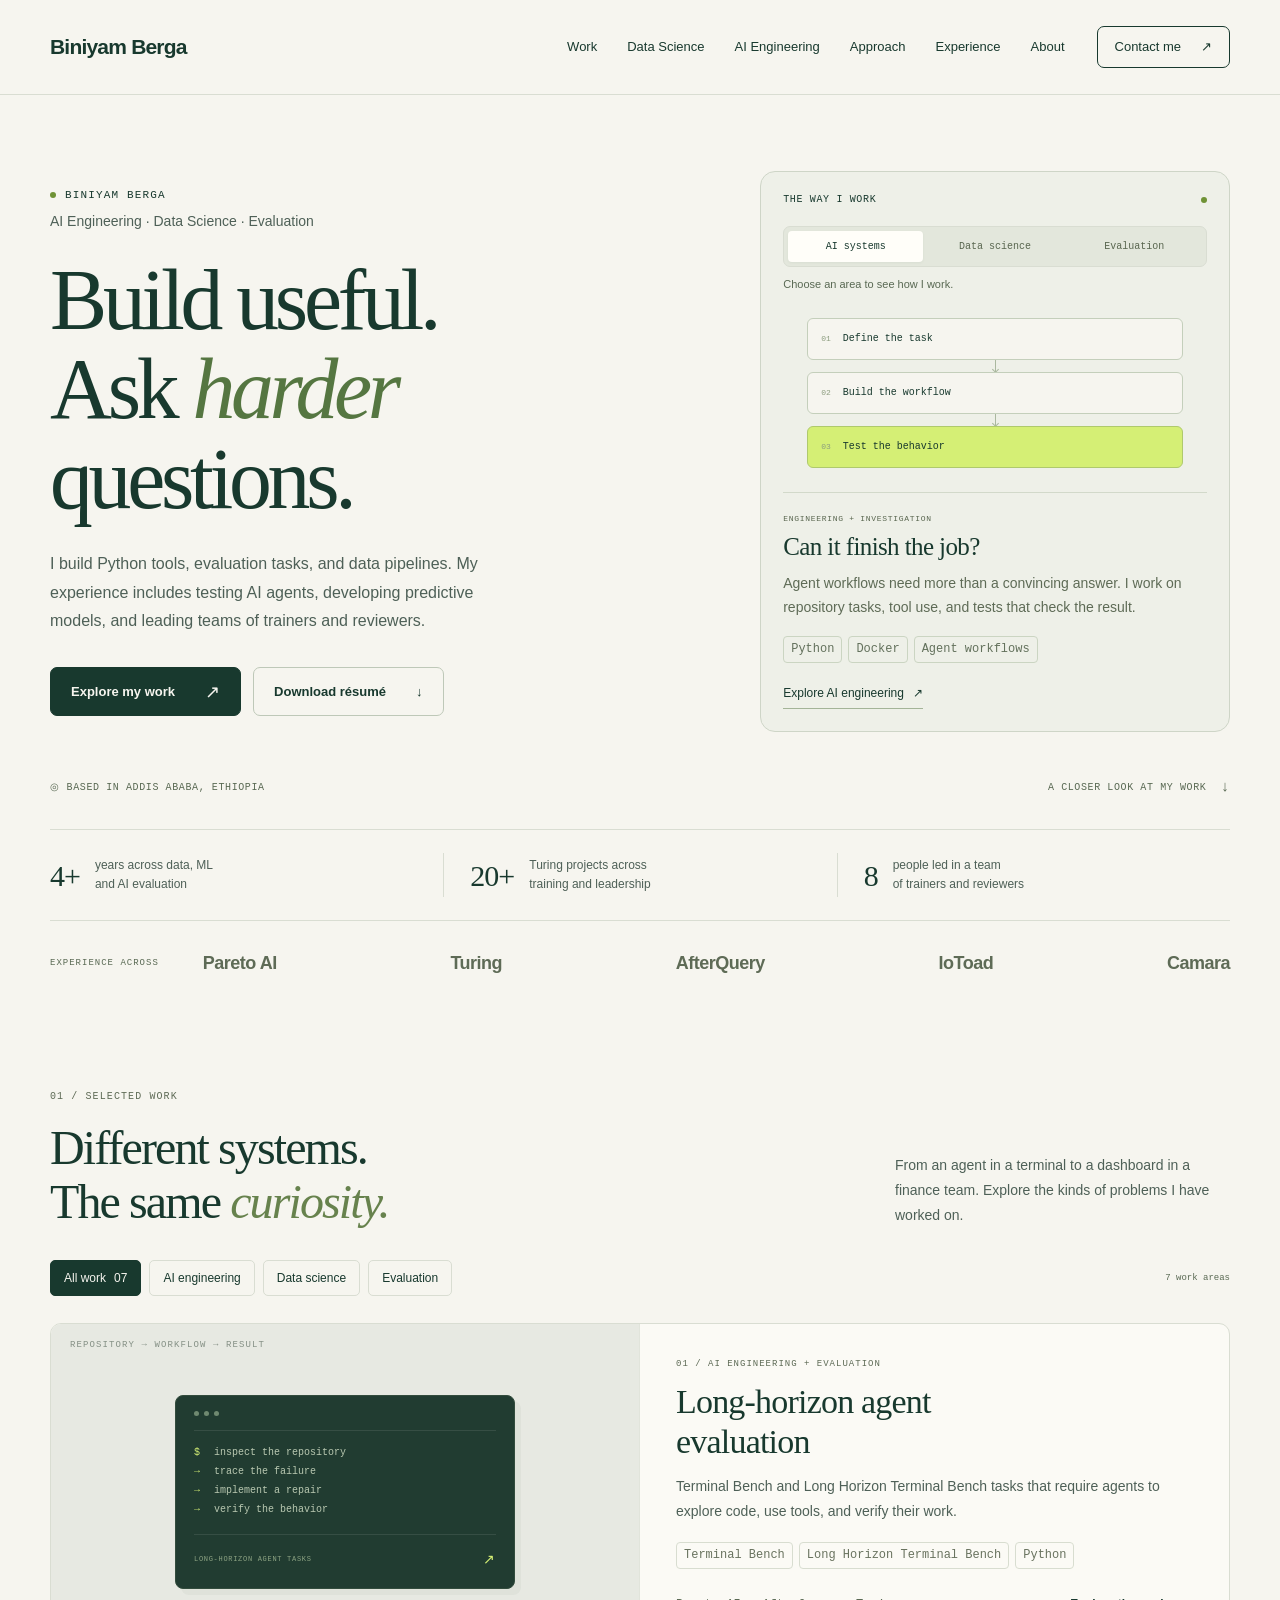
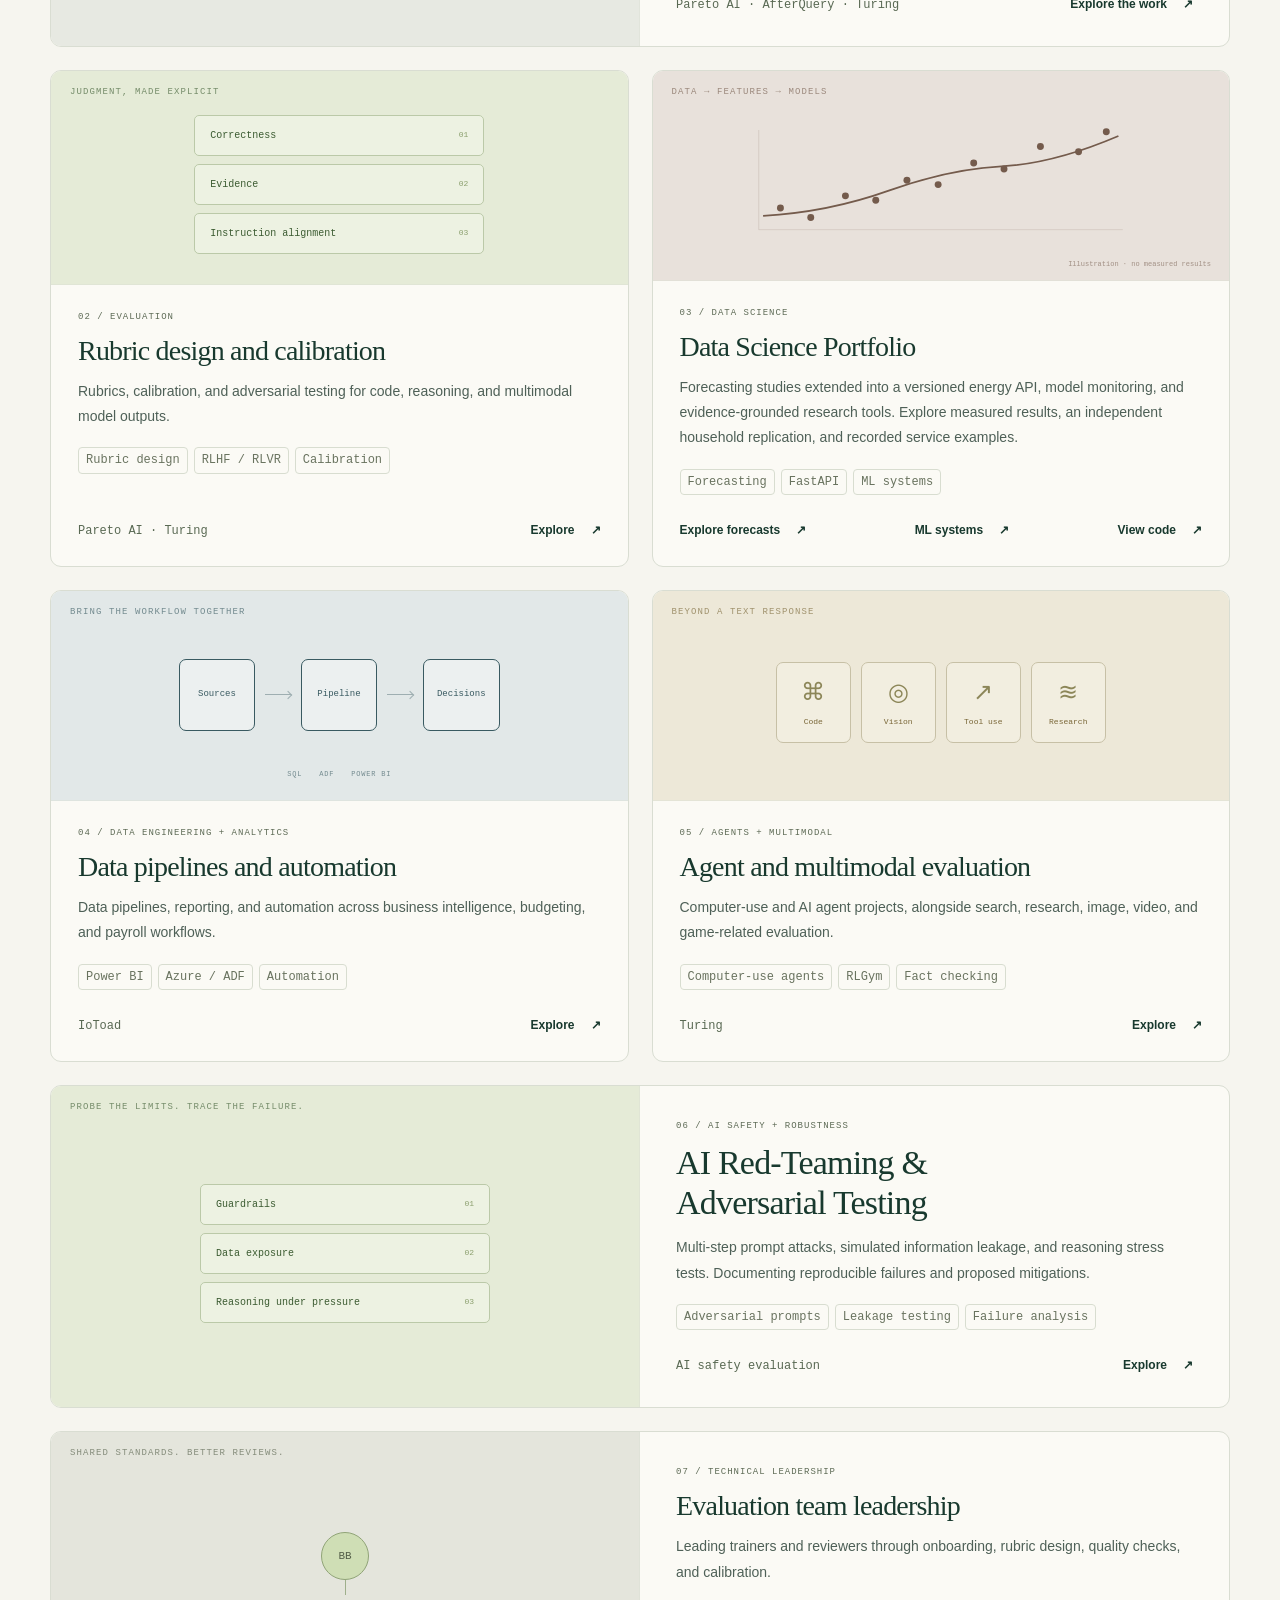
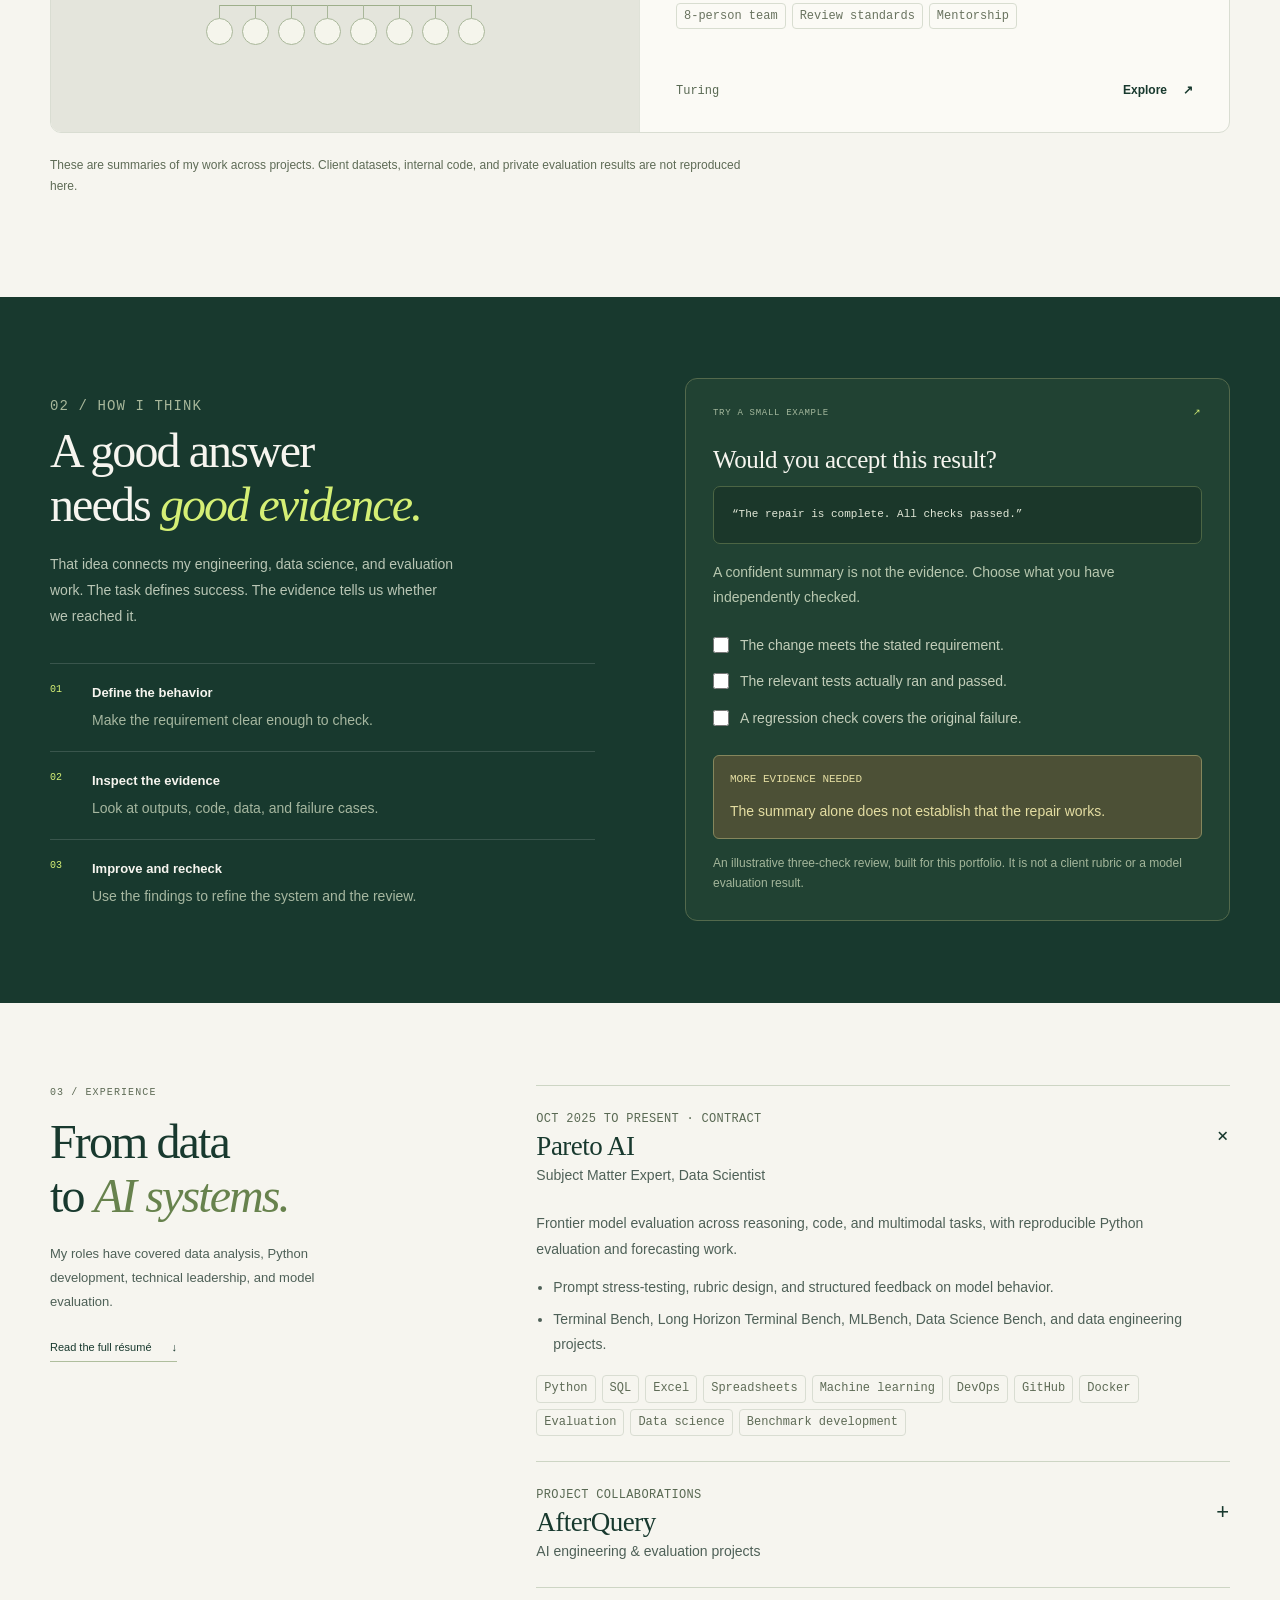
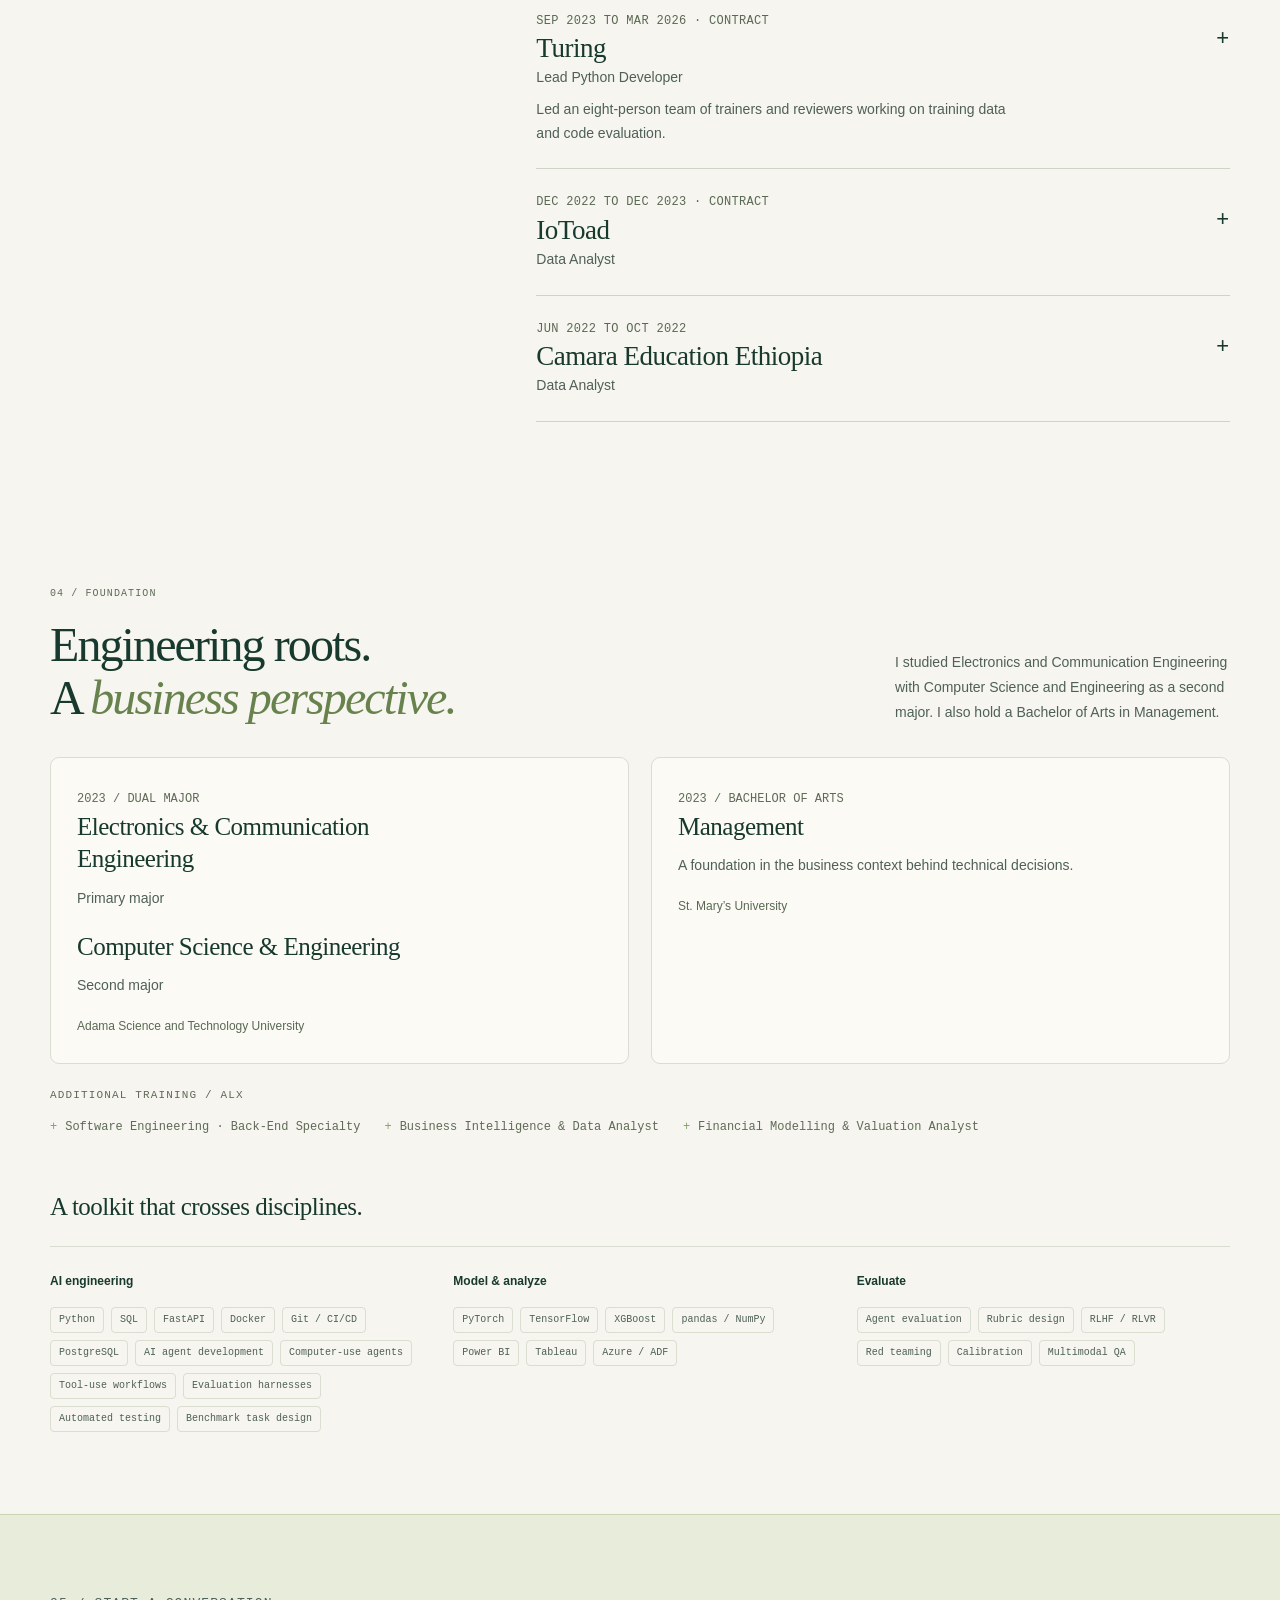
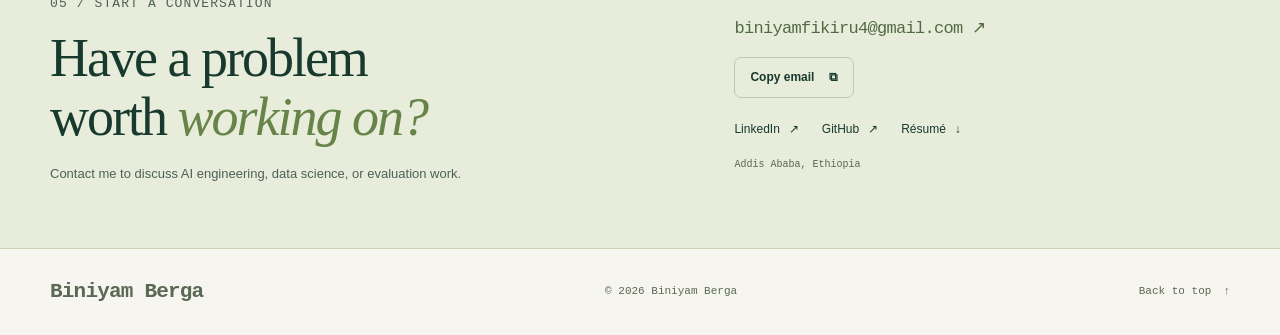
<file: index.html>
<!doctype html>
<html lang="en">
<head>
  <meta charset="utf-8">
  <meta name="viewport" content="width=device-width, initial-scale=1">
  <meta name="theme-color" content="#18392e">
  <meta name="description" content="Biniyam Berga | AI engineering, data science, and evaluation. Explore work in agent evaluation, Python, machine learning, analytics, and technical leadership.">
  <meta property="og:title" content="Biniyam Berga | AI Engineering, Data Science & Evaluation">
  <meta property="og:description" content="Python tools, evaluation tasks, and data pipelines. Explore Biniyam Berga’s experience in AI engineering, data science, and technical leadership.">
  <meta property="og:type" content="website">
  <meta property="og:url" content="https://biniyam44.github.io/">
  <meta property="og:site_name" content="Biniyam Berga">
  <meta name="robots" content="index, follow">
  <link rel="canonical" href="https://biniyam44.github.io/">
  <title>Biniyam Berga | AI Engineering, Data Science & Evaluation</title>
  <link rel="icon" href="assets/favicon.svg" type="image/svg+xml">
  <link rel="stylesheet" href="styles.css">
  <script src="app.js" defer></script>
</head>
<body>
  <a class="skip-link" href="#main">Skip to content</a>
  <header class="site-header">
    <nav class="nav-shell container" aria-label="Main navigation">
      <a class="wordmark" href="#" aria-label="Biniyam Berga home">Biniyam Berga</a>
      <button class="nav-toggle" aria-expanded="false" aria-controls="nav-links">Menu <span aria-hidden="true">+</span></button>
      <div class="nav-links" id="nav-links">
        <a href="#work">Work</a><a href="forecasting/">Data Science</a><a href="engineering/">AI Engineering</a><a href="#approach">Approach</a><a href="#experience">Experience</a><a href="#about">About</a>
      </div>
      <a class="header-cta" href="#contact">Contact me <span aria-hidden="true">↗</span></a>
    </nav>
  </header>

  <main id="main">
    <section class="hero container" aria-labelledby="hero-title">
      <div class="hero-main">
        <p class="eyebrow"><span class="eyebrow-dot" aria-hidden="true"></span> BINIYAM BERGA</p>
        <p class="hero-role">AI Engineering · Data Science · Evaluation</p>
        <h1 id="hero-title">Build useful.<br>Ask <em>harder</em><br>questions.</h1>
        <p class="hero-description">I build Python tools, evaluation tasks, and data pipelines. My experience includes testing AI agents, developing predictive models, and leading teams of trainers and reviewers.</p>
        <div class="hero-actions">
          <a class="button primary" href="#work">Explore my work <span class="arrow" aria-hidden="true">↗</span></a>
          <a class="button secondary" href="assets/Biniyam-Berga-Resume.pdf" download>Download résumé <span aria-hidden="true">↓</span></a>
        </div>
      </div>
      <aside class="practice-panel" aria-label="Explore my areas of work">
        <div class="panel-heading"><span>THE WAY I WORK</span><span class="live-dot" aria-hidden="true"></span></div>
        <div class="focus-controls">
          <div class="focus-switch" role="group" aria-label="Choose an area of work" aria-describedby="focus-hint">
            <button type="button" data-focus="ai" aria-pressed="true" aria-controls="practice-steps focus-content">AI systems</button>
            <button type="button" data-focus="data" aria-pressed="false" aria-controls="practice-steps focus-content">Data science</button>
            <button type="button" data-focus="evaluation" aria-pressed="false" aria-controls="practice-steps focus-content">Evaluation</button>
          </div>
          <p class="focus-hint" id="focus-hint">Choose an area to see how I work.</p>
        </div>
        <div class="practice-diagram" id="practice-steps" role="list" aria-label="Workflow steps">
          <div class="diagram-node" id="node-start" role="listitem"><span aria-hidden="true">01</span><strong>Define the task</strong></div>
          <div class="connector" aria-hidden="true"><span>↓</span></div>
          <div class="diagram-node" id="node-middle" role="listitem"><span aria-hidden="true">02</span><strong>Build the workflow</strong></div>
          <div class="connector" aria-hidden="true"><span>↓</span></div>
          <div class="diagram-node" id="node-end" role="listitem"><span aria-hidden="true">03</span><strong>Test the behavior</strong></div>
        </div>
        <div class="focus-content" id="focus-content" aria-live="polite" aria-atomic="true">
          <p class="eyebrow" id="focus-caption">ENGINEERING + INVESTIGATION</p>
          <h2 id="focus-title">Can it finish the job?</h2>
          <p id="focus-description">Agent workflows need more than a convincing answer. I work on repository tasks, tool use, and tests that check the result.</p>
          <div class="focus-tags" id="focus-tags"><span class="tag">Python</span><span class="tag">Docker</span><span class="tag">Agent workflows</span></div>
          <a class="focus-work-link" id="focus-work-link" href="engineering/"><span id="focus-link-label">Explore AI engineering</span> <span aria-hidden="true">↗</span></a>
        </div>
      </aside>
      <div class="hero-footer"><span class="location"><span aria-hidden="true">◎</span> Based in Addis Ababa, Ethiopia</span><a href="#work" class="scroll-note">A closer look at my work <span aria-hidden="true">↓</span></a></div>
    </section>

    <div class="proof-strip container" aria-label="Experience at a glance">
      <div class="proof-item"><strong>4+</strong><span>years across data, ML<br>and AI evaluation</span></div>
      <div class="proof-item"><strong>20+</strong><span>Turing projects across<br>training and leadership</span></div>
      <div class="proof-item"><strong>8</strong><span>people led in a team<br>of trainers and reviewers</span></div>
    </div>
    <div class="company-strip container"><p class="company-label">EXPERIENCE ACROSS</p><div class="company-list"><span>Pareto AI</span><span>Turing</span><span>AfterQuery</span><span>IoToad</span><span>Camara</span></div></div>

    <section class="section container" id="work" aria-labelledby="work-title">
      <div class="section-heading"><div><p class="section-index">01 / SELECTED WORK</p><h2 class="section-title" id="work-title">Different systems.<br>The same <em>curiosity.</em></h2></div><p class="section-intro">From an agent in a terminal to a dashboard in a finance team. Explore the kinds of problems I have worked on.</p></div>
      <div class="filter-bar" role="group" aria-label="Filter work by specialty"><button type="button" class="filter-button" data-filter="all" aria-pressed="true">All work <span>07</span></button><button type="button" class="filter-button" data-filter="ai" aria-pressed="false">AI engineering</button><button type="button" class="filter-button" data-filter="data" aria-pressed="false">Data science</button><button type="button" class="filter-button" data-filter="evaluation" aria-pressed="false">Evaluation</button><span class="filter-count" id="filter-count" role="status">7 work areas</span></div>
      <div class="work-grid">
        <article class="work-card featured" data-category="ai evaluation">
          <div class="card-visual visual-agent" aria-hidden="true"><div class="visual-label">REPOSITORY → WORKFLOW → RESULT</div><div class="mini-terminal"><div class="terminal-dots"><i></i><i></i><i></i></div><p><span>$</span> inspect the repository</p><p><span>→</span> trace the failure</p><p><span>→</span> implement a repair</p><p><span>→</span> verify the behavior</p><div class="terminal-bottom">LONG-HORIZON AGENT TASKS <b>↗</b></div></div></div>
          <div class="work-card-body"><p class="card-kicker">01 / AI ENGINEERING + EVALUATION</p><h3>Long-horizon agent evaluation</h3><p class="card-description">Terminal Bench and Long Horizon Terminal Bench tasks that require agents to explore code, use tools, and verify their work.</p><div class="card-tags"><span>Terminal Bench</span><span>Long Horizon Terminal Bench</span><span>Python</span></div><div class="card-bottom"><span>Pareto AI · AfterQuery · Turing</span><button class="card-open" type="button" data-case="agents" aria-label="Explore long-horizon agent work">Explore the work <span aria-hidden="true">↗</span></button></div></div>
        </article>
        <article class="work-card" data-category="evaluation ai">
          <div class="card-visual visual-eval" aria-hidden="true"><div class="visual-label">JUDGMENT, MADE EXPLICIT</div><div class="rubric-lines"><p><span>Correctness</span><b>01</b></p><p><span>Evidence</span><b>02</b></p><p><span>Instruction alignment</span><b>03</b></p></div></div>
          <div class="work-card-body"><p class="card-kicker">02 / EVALUATION</p><h3>Rubric design and calibration</h3><p class="card-description">Rubrics, calibration, and adversarial testing for code, reasoning, and multimodal model outputs.</p><div class="card-tags"><span>Rubric design</span><span>RLHF / RLVR</span><span>Calibration</span></div><div class="card-bottom"><span>Pareto AI · Turing</span><button class="card-open" type="button" data-case="quality" aria-label="Explore evaluation and calibration work">Explore <span aria-hidden="true">↗</span></button></div></div>
        </article>
        <article class="work-card" data-category="data">
          <div class="card-visual visual-model" aria-hidden="true"><div class="visual-label">DATA → FEATURES → MODELS</div><svg class="model-plot" viewBox="0 0 460 150"><path d="M20 130H440 M20 15V130" fill="none" stroke="currentColor" opacity=".18"/><path d="M25 114 Q100 110 170 85 T300 57 T435 22" fill="none" stroke="currentColor" stroke-width="2"/><g fill="currentColor"><circle cx="45" cy="105" r="4"/><circle cx="80" cy="116" r="4"/><circle cx="120" cy="91" r="4"/><circle cx="155" cy="96" r="4"/><circle cx="191" cy="73" r="4"/><circle cx="227" cy="78" r="4"/><circle cx="268" cy="53" r="4"/><circle cx="303" cy="60" r="4"/><circle cx="345" cy="34" r="4"/><circle cx="389" cy="40" r="4"/><circle cx="421" cy="17" r="4"/></g></svg><span class="visual-footnote">Illustration · no measured results</span></div>
          <div class="work-card-body">
            <p class="card-kicker">03 / DATA SCIENCE</p>
            <h3>Data Science Portfolio</h3>
            <p class="card-description">Forecasting studies extended into a versioned energy API, model monitoring, and evidence-grounded research tools. Explore measured results, an independent household replication, and recorded service examples.</p>
            <div class="card-tags"><span>Forecasting</span><span>FastAPI</span><span>ML systems</span></div>
            <div class="card-bottom portfolio-links">
              <a class="card-open" href="forecasting/" aria-label="Explore the data science forecasting results">Explore forecasts <span aria-hidden="true">↗</span></a>
              <a class="card-open" href="engineering/" aria-label="Explore the forecasting API and research assistant">ML systems <span aria-hidden="true">↗</span></a>
              <a class="card-open" href="https://github.com/biniyam44/Data-Science-Portfolio-" target="_blank" rel="noopener noreferrer" aria-label="View the Data Science Portfolio code on GitHub">View code <span aria-hidden="true">↗</span></a>
            </div>
          </div>
        </article>
        <article class="work-card" data-category="data ai">
          <div class="card-visual visual-data" aria-hidden="true"><div class="visual-label">BRING THE WORKFLOW TOGETHER</div><div class="pipeline-visual"><span class="pipeline-node">Sources</span><span class="flow-line">→</span><span class="pipeline-node">Pipeline</span><span class="flow-line">→</span><span class="pipeline-node">Decisions</span></div><div class="visual-stack"><span>SQL</span><span>ADF</span><span>POWER BI</span></div></div>
          <div class="work-card-body"><p class="card-kicker">04 / DATA ENGINEERING + ANALYTICS</p><h3>Data pipelines and automation</h3><p class="card-description">Data pipelines, reporting, and automation across business intelligence, budgeting, and payroll workflows.</p><div class="card-tags"><span>Power BI</span><span>Azure / ADF</span><span>Automation</span></div><div class="card-bottom"><span>IoToad</span><button class="card-open" type="button" data-case="pipelines" aria-label="Explore analytics and automation work">Explore <span aria-hidden="true">↗</span></button></div></div>
        </article>
        <article class="work-card" data-category="ai evaluation">
          <div class="card-visual visual-bi" aria-hidden="true"><div class="visual-label">BEYOND A TEXT RESPONSE</div><div class="modality-grid"><span><b>⌘</b>Code</span><span><b>◎</b>Vision</span><span><b>↗</b>Tool use</span><span><b>≋</b>Research</span></div></div>
          <div class="work-card-body"><p class="card-kicker">05 / AGENTS + MULTIMODAL</p><h3>Agent and multimodal evaluation</h3><p class="card-description">Computer-use and AI agent projects, alongside search, research, image, video, and game-related evaluation.</p><div class="card-tags"><span>Computer-use agents</span><span>RLGym</span><span>Fact checking</span></div><div class="card-bottom"><span>Turing</span><button class="card-open" type="button" data-case="multimodal" aria-label="Explore agent and multimodal evaluation work">Explore <span aria-hidden="true">↗</span></button></div></div>
        </article>
        <article class="work-card featured" data-category="ai evaluation" id="red-teaming" aria-labelledby="redteam-title">
          <div class="card-visual visual-eval" aria-hidden="true"><div class="visual-label">PROBE THE LIMITS. TRACE THE FAILURE.</div><div class="rubric-lines"><p><span>Guardrails</span><b>01</b></p><p><span>Data exposure</span><b>02</b></p><p><span>Reasoning under pressure</span><b>03</b></p></div></div>
          <div class="work-card-body"><p class="card-kicker">06 / AI SAFETY + ROBUSTNESS</p><h3 id="redteam-title">AI Red-Teaming &amp; Adversarial Testing</h3><p class="card-description">Multi-step prompt attacks, simulated information leakage, and reasoning stress tests. Documenting reproducible failures and proposed mitigations.</p><div class="card-tags"><span>Adversarial prompts</span><span>Leakage testing</span><span>Failure analysis</span></div><div class="card-bottom"><span>AI safety evaluation</span><button class="card-open" type="button" data-case="redteam" aria-label="Explore AI red-teaming and adversarial testing">Explore <span aria-hidden="true">↗</span></button></div></div>
        </article>
        <article class="work-card" data-category="evaluation">
          <div class="card-visual visual-lead" aria-hidden="true"><div class="visual-label">SHARED STANDARDS. BETTER REVIEWS.</div><div class="team-visual"><span>BB</span><div><i></i><i></i><i></i><i></i><i></i><i></i><i></i><i></i></div></div></div>
          <div class="work-card-body"><p class="card-kicker">07 / TECHNICAL LEADERSHIP</p><h3>Evaluation team leadership</h3><p class="card-description">Leading trainers and reviewers through onboarding, rubric design, quality checks, and calibration.</p><div class="card-tags"><span>8-person team</span><span>Review standards</span><span>Mentorship</span></div><div class="card-bottom"><span>Turing</span><button class="card-open" type="button" data-case="leadership" aria-label="Explore technical leadership work">Explore <span aria-hidden="true">↗</span></button></div></div>
        </article>
      </div>
      <p class="work-note">These are summaries of my work across projects. Client datasets, internal code, and private evaluation results are not reproduced here.</p>
    </section>

    <section class="method-section" id="approach" aria-labelledby="approach-title"><div class="container method-layout">
      <div class="method-copy"><p class="section-index">02 / HOW I THINK</p><h2 class="section-title" id="approach-title">A good answer<br>needs <em>good evidence.</em></h2><p>That idea connects my engineering, data science, and evaluation work. The task defines success. The evidence tells us whether we reached it.</p><div class="method-steps"><div class="method-step"><span class="step-number">01</span><div class="step-content"><h3>Define the behavior</h3><p>Make the requirement clear enough to check.</p></div></div><div class="method-step"><span class="step-number">02</span><div class="step-content"><h3>Inspect the evidence</h3><p>Look at outputs, code, data, and failure cases.</p></div></div><div class="method-step"><span class="step-number">03</span><div class="step-content"><h3>Improve and recheck</h3><p>Use the findings to refine the system and the review.</p></div></div></div></div>
      <div class="demo"><div class="demo-topline"><p class="demo-label">TRY A SMALL EXAMPLE</p><span aria-hidden="true">↗</span></div><h3>Would you accept this result?</h3><p class="demo-sample">“The repair is complete. All checks passed.”</p><p>A confident summary is not the evidence. Choose what you have independently checked.</p><fieldset class="demo-controls"><legend class="sr-only">Evidence available for this illustrative repair</legend><label><input type="checkbox" id="demo-requirement"><span>The change meets the stated requirement.</span></label><label><input type="checkbox" id="demo-tests"><span>The relevant tests actually ran and passed.</span></label><label><input type="checkbox" id="demo-regression"><span>A regression check covers the original failure.</span></label></fieldset><div class="demo-result" id="demo-result" data-state="review" role="status" aria-live="polite"><span>MORE EVIDENCE NEEDED</span><p>The summary alone does not establish that the repair works.</p></div><p class="demo-explainer">An illustrative three-check review, built for this portfolio. It is not a client rubric or a model evaluation result.</p></div>
    </div></section>

    <section class="section container" id="experience" aria-labelledby="experience-title"><div class="experience-layout"><div class="experience-sidebar"><p class="section-index">03 / EXPERIENCE</p><h2 class="section-title" id="experience-title">From data<br>to <em>AI systems.</em></h2><p>My roles have covered data analysis, Python development, technical leadership, and model evaluation.</p><a class="text-link" href="assets/Biniyam-Berga-Resume.pdf" download>Read the full résumé <span aria-hidden="true">↓</span></a></div><div class="experience-list">
      <details class="experience-item" open><summary><div><p class="experience-dates">OCT 2025 TO PRESENT · CONTRACT</p><h3 class="experience-company">Pareto AI</h3><p class="experience-role">Subject Matter Expert, Data Scientist</p></div><span class="experience-toggle" aria-hidden="true">+</span></summary><div class="experience-body"><p>Frontier model evaluation across reasoning, code, and multimodal tasks, with reproducible Python evaluation and forecasting work.</p><ul><li>Prompt stress-testing, rubric design, and structured feedback on model behavior.</li><li>Terminal Bench, Long Horizon Terminal Bench, MLBench, Data Science Bench, and data engineering projects.</li></ul><div class="experience-tags"><span>Python</span><span>SQL</span><span>Excel</span><span>Spreadsheets</span><span>Machine learning</span><span>DevOps</span><span>GitHub</span><span>Docker</span><span>Evaluation</span><span>Data science</span><span>Benchmark development</span></div></div></details>
      <details class="experience-item"><summary><div><p class="experience-dates">PROJECT COLLABORATIONS</p><h3 class="experience-company">AfterQuery</h3><p class="experience-role">AI engineering &amp; evaluation projects</p></div><span class="experience-toggle" aria-hidden="true">+</span></summary><div class="experience-body"><p>Work on Terminal Bench, Long Horizon Terminal Bench, and MLEBench, developing tasks that evaluate coding, machine learning, and multi-step agent workflows.</p><ul><li>Repository-based coding-task design, root-cause analysis, and reference solutions.</li><li>Behavioral tests, regression tests, and test harnesses that check whether a change solves the problem without breaking existing behavior.</li><li>Reproducible Docker environments, dependency management, Git workflows, and investigation of agent and test failures.</li></ul><div class="experience-tags"><span>Python</span><span>SQL</span><span>Ruby</span><span>C++</span><span>Docker</span><span>GitHub</span><span>Terminal Bench</span><span>Long Horizon Terminal Bench</span><span>MLEBench</span><span>Test-harness development</span><span>Regression testing</span><span>Root-cause analysis</span></div></div></details>
      <details class="experience-item"><summary><div><p class="experience-dates">SEP 2023 TO MAR 2026 · CONTRACT</p><h3 class="experience-company">Turing</h3><p class="experience-role">Lead Python Developer</p><p class="experience-highlight">Led an eight-person team of trainers and reviewers working on training data and code evaluation.</p></div><span class="experience-toggle" aria-hidden="true">+</span></summary><div class="experience-body"><p>Joined as a Python Developer in September 2023 and moved into the Lead Python Developer role in August 2024.</p><ul><li>Contributed across more than 20 projects through trainer and team-lead responsibilities.</li><li>Built Python evaluation tooling and APIs using FastAPI, Docker, and PostgreSQL.</li><li>Worked across code implementation, AI and computer-use agents, RLHF, RLVR, RLGym, deep research, search, game labeling, and fact checking.</li><li>Video labeling and annotation, plus image labeling and annotation.</li></ul><div class="experience-tags"><span>Python</span><span>SQL</span><span>Excel</span><span>Spreadsheets</span><span>Machine learning</span><span>DevOps</span><span>GitHub</span><span>Docker</span><span>Leadership</span><span>Calibration</span><span>Multimodal evaluation</span></div></div></details>
      <details class="experience-item"><summary><div><p class="experience-dates">DEC 2022 TO DEC 2023 · CONTRACT</p><h3 class="experience-company">IoToad</h3><p class="experience-role">Data Analyst</p></div><span class="experience-toggle" aria-hidden="true">+</span></summary><div class="experience-body"><p>Business reporting, SQL forecasting and budgeting, and integration of data sources for analytics.</p><ul><li>Power BI, Tableau, and SSRS dashboards for business stakeholders.</li><li>Payroll and AI automation, Azure and Azure Data Factory, data engineering, and CI/CD work.</li></ul><div class="experience-tags"><span>Power BI</span><span>SQL</span><span>Azure</span><span>Automation</span></div></div></details>
      <details class="experience-item"><summary><div><p class="experience-dates">JUN 2022 TO OCT 2022</p><h3 class="experience-company">Camara Education Ethiopia</h3><p class="experience-role">Data Analyst</p></div><span class="experience-toggle" aria-hidden="true">+</span></summary><div class="experience-body"><p>Predictive modeling and operational analytics using XGBoost, Random Forest, regression, and clustering.</p><ul><li>SQL exploration and feature engineering for model development.</li><li>Apache NiFi data pipelines and Tableau/Power BI reporting.</li></ul><div class="experience-tags"><span>Machine learning</span><span>Apache NiFi</span><span>Analytics</span></div></div></details>
    </div></div></section>

<section class="section container about-section" id="about" aria-labelledby="about-title"><div class="section-heading"><div><p class="section-index">04 / FOUNDATION</p><h2 class="section-title" id="about-title">Engineering roots.<br>A <em>business perspective.</em></h2></div><p class="section-intro">I studied Electronics and Communication Engineering with Computer Science and Engineering as a second major. I also hold a Bachelor of Arts in Management.</p></div><div class="education-grid"><div class="education-card"><span class="education-year">2023 / DUAL MAJOR</span><h3>Electronics &amp; Communication Engineering</h3><p>Primary major</p><h3>Computer Science &amp; Engineering</h3><p>Second major</p><span>Adama Science and Technology University</span></div><div class="education-card"><span class="education-year">2023 / BACHELOR OF ARTS</span><h3>Management</h3><p>A foundation in the business context behind technical decisions.</p><span>St. Mary’s University</span></div></div><div class="credential-list"><p class="eyebrow">ADDITIONAL TRAINING / ALX</p><span>Software Engineering · Back-End Specialty</span><span>Business Intelligence &amp; Data Analyst</span><span>Financial Modelling &amp; Valuation Analyst</span></div><div class="skills-section"><h3>A toolkit that crosses disciplines.</h3><div class="skill-groups"><div class="skill-group"><h4>AI engineering</h4><div class="skill-list"><span>Python</span><span>SQL</span><span>FastAPI</span><span>Docker</span><span>Git / CI/CD</span><span>PostgreSQL</span><span>AI agent development</span><span>Computer-use agents</span><span>Tool-use workflows</span><span>Evaluation harnesses</span><span>Automated testing</span><span>Benchmark task design</span></div></div><div class="skill-group"><h4>Model &amp; analyze</h4><div class="skill-list"><span>PyTorch</span><span>TensorFlow</span><span>XGBoost</span><span>pandas / NumPy</span><span>Power BI</span><span>Tableau</span><span>Azure / ADF</span></div></div><div class="skill-group"><h4>Evaluate</h4><div class="skill-list"><span>Agent evaluation</span><span>Rubric design</span><span>RLHF / RLVR</span><span>Red teaming</span><span>Calibration</span><span>Multimodal QA</span></div></div></div></div></section>

    <section class="contact-section" id="contact" aria-labelledby="contact-title"><div class="container contact-layout"><div class="contact"><p class="section-index">05 / START A CONVERSATION</p><h2 id="contact-title">Have a problem<br>worth <em>working on?</em></h2><p>Contact me to discuss AI engineering, data science, or evaluation work.</p></div><div class="contact-actions"><a class="contact-address" href="mailto:biniyamfikiru4@gmail.com">biniyamfikiru4@gmail.com <span aria-hidden="true">↗</span></a><button class="button secondary small" type="button" id="copy-email">Copy email <span aria-hidden="true">⧉</span></button><div class="social-links"><a href="https://www.linkedin.com/in/biniyam-berga" target="_blank" rel="noopener noreferrer">LinkedIn <span aria-hidden="true">↗</span></a><a href="https://github.com/biniyam44" target="_blank" rel="noopener noreferrer">GitHub <span aria-hidden="true">↗</span></a><a href="assets/Biniyam-Berga-Resume.pdf" download>Résumé <span aria-hidden="true">↓</span></a></div><p class="contact-location">Addis Ababa, Ethiopia</p></div></div></section>
  </main>
  <footer class="site-footer container"><div class="footer-inner"><a class="wordmark" href="#">Biniyam Berga</a><p>© <span id="year">2026</span> Biniyam Berga</p><a class="back-top" href="#">Back to top <span aria-hidden="true">↑</span></a></div></footer>

  <dialog class="case-dialog" id="case-dialog" aria-labelledby="case-title"><div class="dialog-header"><span>SELECTED WORK / BINIYAM BERGA</span><button class="dialog-close" type="button" id="close-dialog" aria-label="Close work details">×</button></div><div class="dialog-content" id="case-content"></div></dialog>
  <div id="toast" class="toast" role="status" aria-live="polite"></div>
  <noscript><style>.nav-links{display:flex!important;position:static!important;flex-wrap:wrap}.nav-toggle,.focus-controls,.filter-bar,button.card-open,.demo,#copy-email{display:none!important}.nav-shell{flex-wrap:wrap}.method-layout{grid-template-columns:1fr}</style><div class="noscript-note">The main portfolio content is available without JavaScript. Enable JavaScript for work details and interactive examples.</div></noscript>
</body>
</html>
</file>
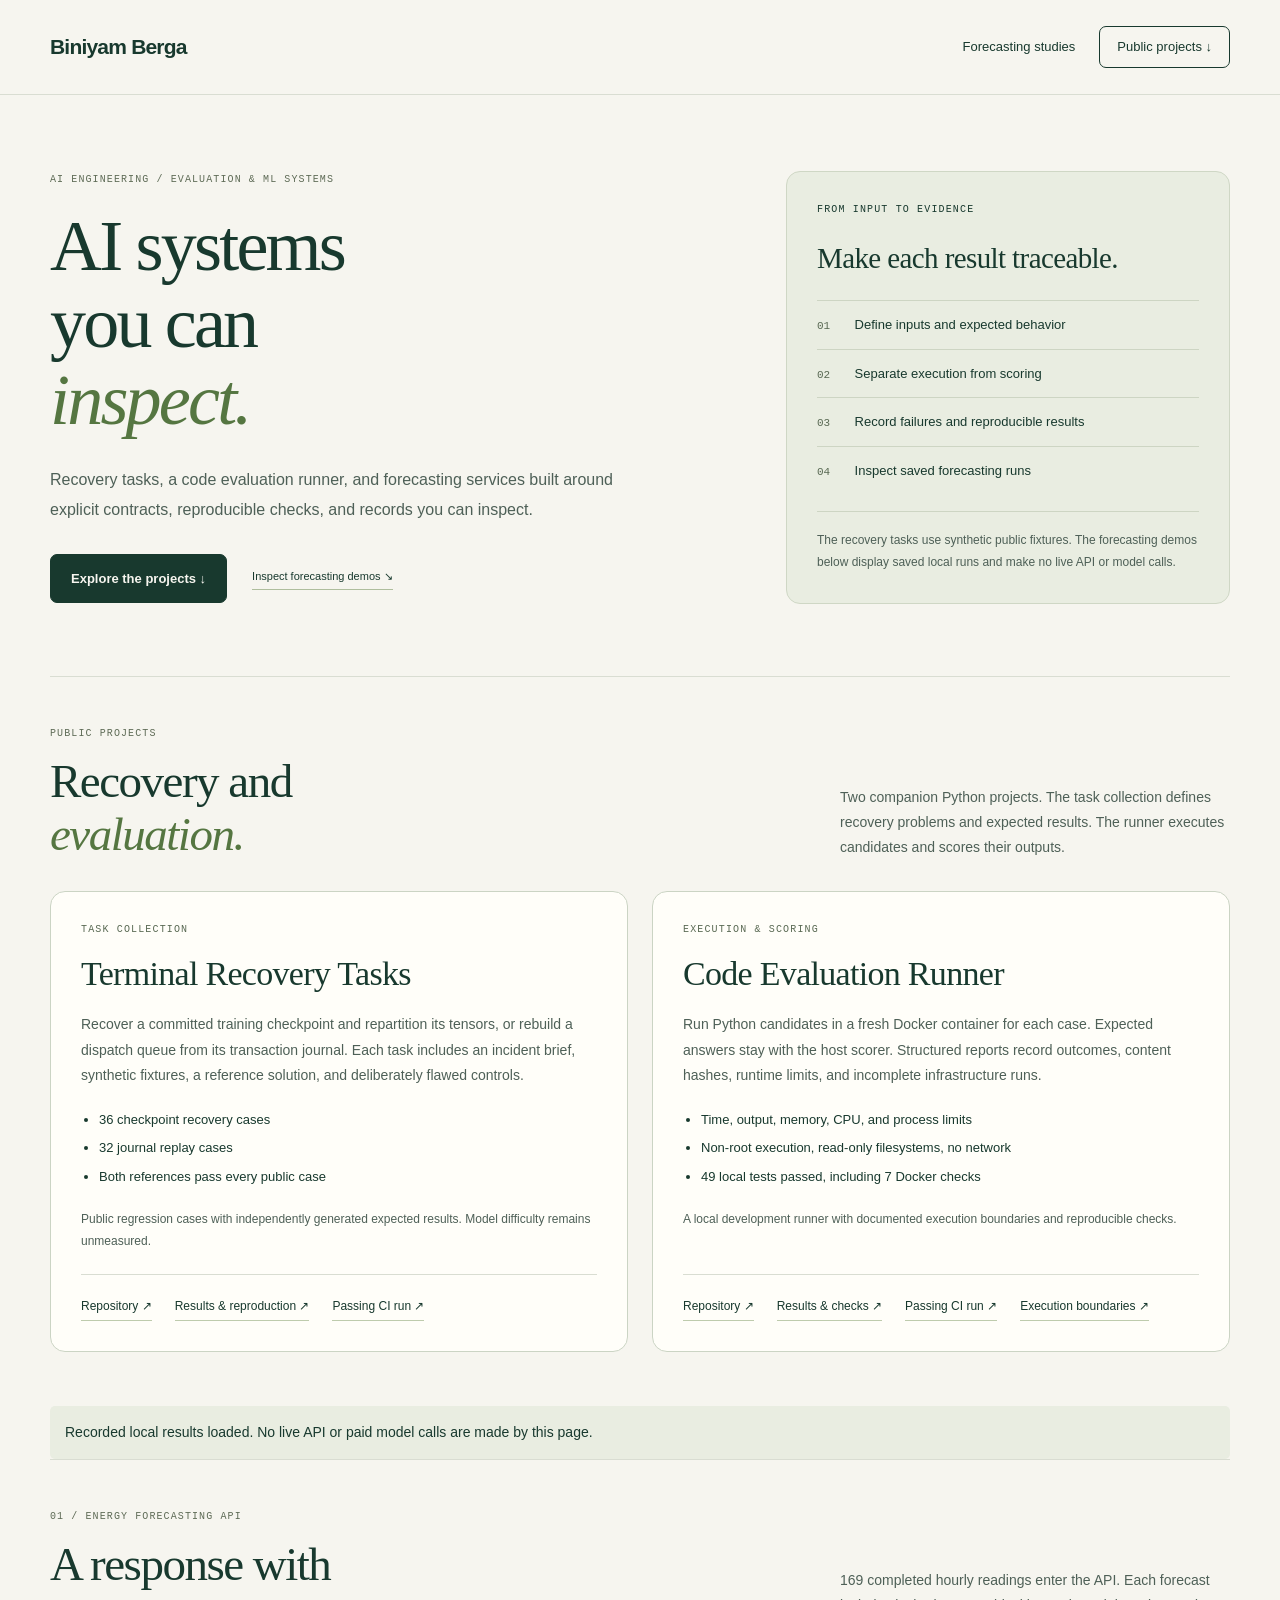
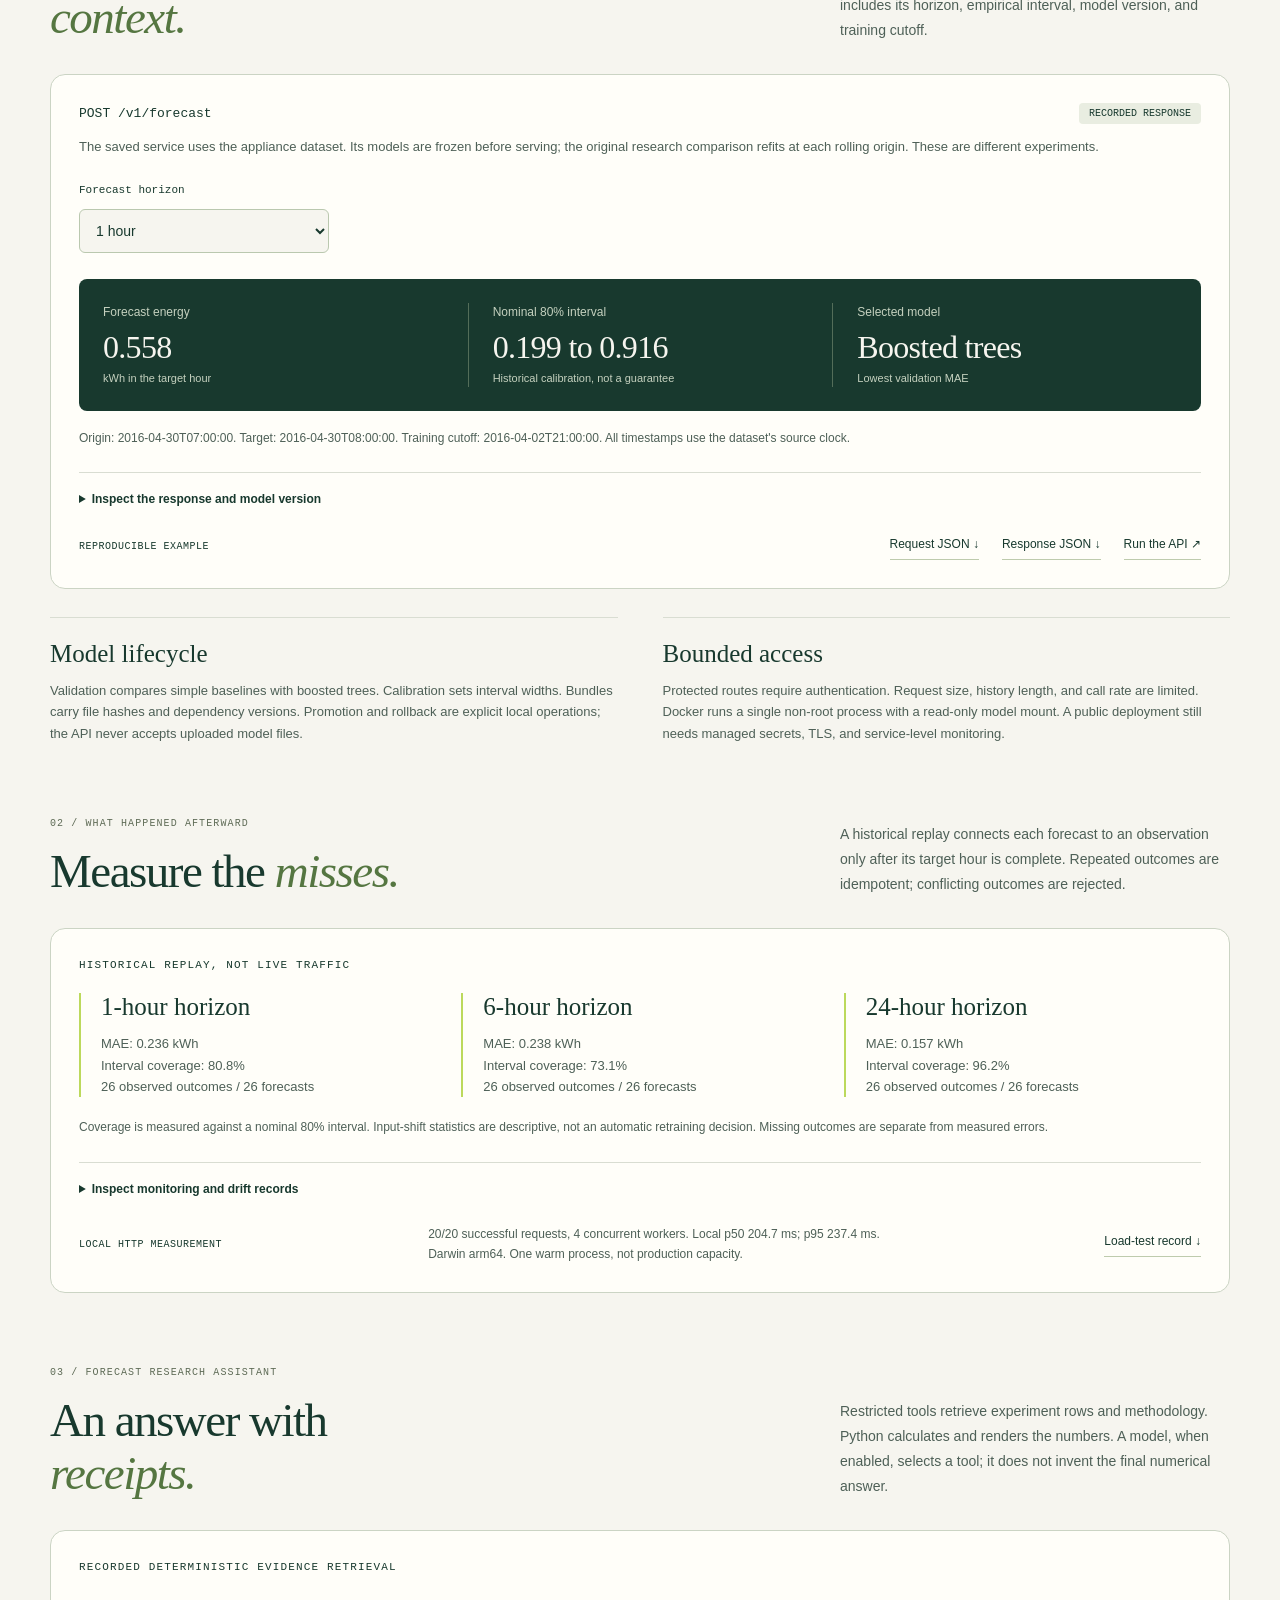
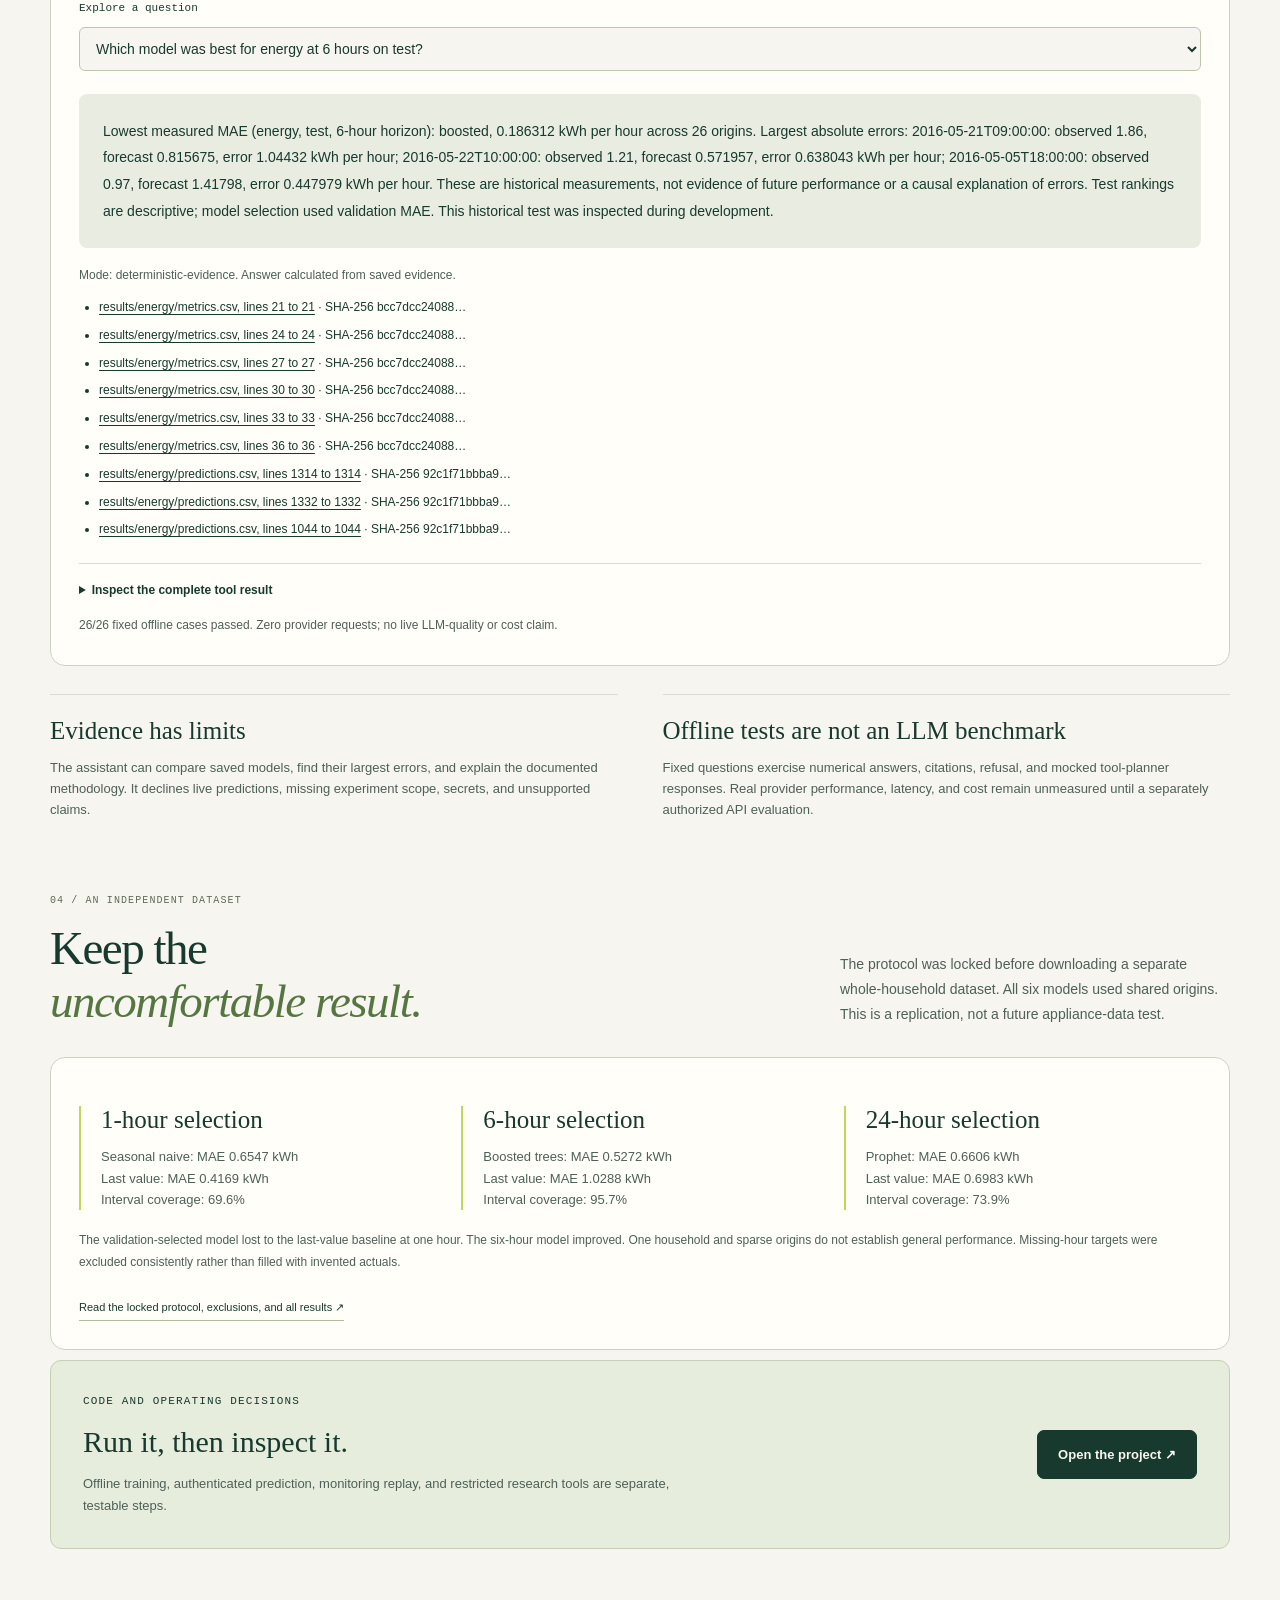
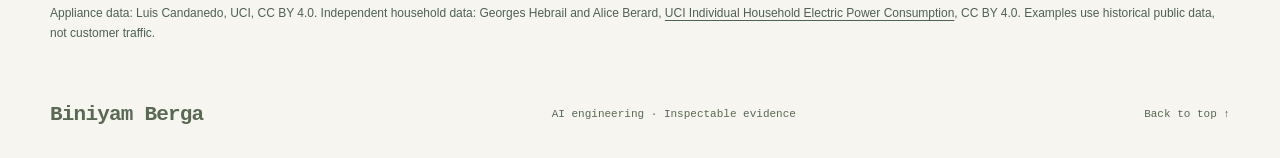
<file: engineering/index.html>
<!doctype html>
<html lang="en">
<head>
  <meta charset="utf-8">
  <meta name="viewport" content="width=device-width, initial-scale=1">
  <meta name="theme-color" content="#18392e">
  <meta name="description" content="Biniyam Berga's AI engineering projects: synthetic recovery tasks, a Docker code evaluation runner, forecasting services, and evidence-grounded research tools. Inspect public code, tests, and recorded results.">
  <link rel="canonical" href="https://biniyam44.github.io/engineering/">
  <link rel="icon" href="../assets/favicon.svg" type="image/svg+xml">
  <title>AI Engineering | Biniyam Berga</title>
  <link rel="stylesheet" href="../styles.css">
  <link rel="stylesheet" href="../forecasting/forecasting.css">
  <link rel="stylesheet" href="engineering.css">
  <script src="engineering.js" defer></script>
</head>
<body class="forecast-page engineering-page">
  <a class="skip-link" href="#main">Skip to content</a>
  <header class="site-header"><nav class="nav-shell container forecast-nav" aria-label="Main navigation">
    <a class="wordmark" href="../">Biniyam Berga</a>
    <a class="forecast-back" href="../forecasting/">Forecasting studies</a>
    <a class="header-cta" href="#projects">Public projects ↓</a>
  </nav></header>
  <main id="main">
    <section class="forecast-hero container">
      <div><p class="section-index">AI ENGINEERING / EVALUATION &amp; ML SYSTEMS</p><h1>AI systems<br>you can<br><em>inspect.</em></h1>
      <p class="forecast-lead">Recovery tasks, a code evaluation runner, and forecasting services built around explicit contracts, reproducible checks, and records you can inspect.</p>
      <div class="forecast-hero-links"><a class="button primary" href="#projects">Explore the projects ↓</a><a class="text-link" href="#service">Inspect forecasting demos ↘</a></div></div>
      <aside class="project-note"><p class="eyebrow">FROM INPUT TO EVIDENCE</p><h2>Make each result traceable.</h2>
      <ol class="system-steps"><li><span>01</span> Define inputs and expected behavior</li><li><span>02</span> Separate execution from scoring</li><li><span>03</span> Record failures and reproducible results</li><li><span>04</span> Inspect saved forecasting runs</li></ol>
      <p class="project-note-foot">The recovery tasks use synthetic public fixtures. The forecasting demos below display saved local runs and make no live API or model calls.</p></aside>
    </section>

    <section class="container engineering-projects" id="projects" aria-labelledby="projects-title">
      <div class="forecast-section-heading"><div><p class="section-index">PUBLIC PROJECTS</p><h2 id="projects-title">Recovery and<br><em>evaluation.</em></h2></div><p>Two companion Python projects. The task collection defines recovery problems and expected results. The runner executes candidates and scores their outputs.</p></div>
      <div class="engineering-project-grid">
        <article class="engineering-project-card" aria-labelledby="terminal-recovery-tasks">
          <p class="eyebrow">TASK COLLECTION</p>
          <h3 id="terminal-recovery-tasks">Terminal Recovery Tasks</h3>
          <p class="engineering-project-description">Recover a committed training checkpoint and repartition its tensors, or rebuild a dispatch queue from its transaction journal. Each task includes an incident brief, synthetic fixtures, a reference solution, and deliberately flawed controls.</p>
          <ul class="engineering-project-facts"><li>36 checkpoint recovery cases</li><li>32 journal replay cases</li><li>Both references pass every public case</li></ul>
          <p class="engineering-project-scope">Public regression cases with independently generated expected results. Model difficulty remains unmeasured.</p>
          <div class="engineering-project-links"><a href="https://github.com/biniyam44/terminal-recovery-tasks">Repository ↗</a><a href="https://github.com/biniyam44/terminal-recovery-tasks/blob/main/docs/RESULTS.md">Results &amp; reproduction ↗</a><a href="https://github.com/biniyam44/terminal-recovery-tasks/actions/runs/40088060340">Passing CI run ↗</a></div>
        </article>
        <article class="engineering-project-card" aria-labelledby="code-eval-runner">
          <p class="eyebrow">EXECUTION &amp; SCORING</p>
          <h3 id="code-eval-runner">Code Evaluation Runner</h3>
          <p class="engineering-project-description">Run Python candidates in a fresh Docker container for each case. Expected answers stay with the host scorer. Structured reports record outcomes, content hashes, runtime limits, and incomplete infrastructure runs.</p>
          <ul class="engineering-project-facts"><li>Time, output, memory, CPU, and process limits</li><li>Non-root execution, read-only filesystems, no network</li><li>49 local tests passed, including 7 Docker checks</li></ul>
          <p class="engineering-project-scope">A local development runner with documented execution boundaries and reproducible checks.</p>
          <div class="engineering-project-links"><a href="https://github.com/biniyam44/code-eval-runner">Repository ↗</a><a href="https://github.com/biniyam44/code-eval-runner/blob/main/docs/RESULTS.md">Results &amp; checks ↗</a><a href="https://github.com/biniyam44/code-eval-runner/actions/runs/40088764387">Passing CI run ↗</a><a href="https://github.com/biniyam44/code-eval-runner/blob/main/SECURITY.md">Execution boundaries ↗</a></div>
        </article>
      </div>
    </section>

    <p class="container data-status" id="page-status" role="status" aria-live="polite">Loading the recorded engineering results.</p>

    <section class="container explorer-section" id="service" aria-labelledby="service-title">
      <div class="forecast-section-heading"><div><p class="section-index">01 / ENERGY FORECASTING API</p><h2 id="service-title">A response with<br><em>context.</em></h2></div><p>169 completed hourly readings enter the API. Each forecast includes its horizon, empirical interval, model version, and training cutoff.</p></div>
      <div class="explorer-panel">
        <div class="evidence-heading"><span class="endpoint">POST /v1/forecast</span><span class="recorded-label">RECORDED RESPONSE</span></div>
        <p class="dataset-description">The saved service uses the appliance dataset. Its models are frozen before serving; the original research comparison refits at each rolling origin. These are different experiments.</p>
        <label class="horizon-control" for="service-horizon">Forecast horizon<select id="service-horizon" disabled><option>Loading</option></select></label>
        <div class="result-metrics" aria-live="polite"><div><span>Forecast energy</span><strong id="forecast-value">Unavailable</strong><small>kWh in the target hour</small></div><div><span>Nominal 80% interval</span><strong id="forecast-interval">Unavailable</strong><small>Historical calibration, not a guarantee</small></div><div><span>Selected model</span><strong id="forecast-model">Unavailable</strong><small>Lowest validation MAE</small></div></div>
        <p class="record-details" id="forecast-context"></p>
        <details class="metadata-details"><summary>Inspect the response and model version</summary><pre id="forecast-json"></pre></details>
        <div class="download-bar"><span>REPRODUCIBLE EXAMPLE</span><div><a href="data/service-request.json" download>Request JSON ↓</a><a href="data/service-response.json" download>Response JSON ↓</a><a href="https://github.com/biniyam44/Data-Science-Portfolio-/blob/main/docs/deployment.md">Run the API ↗</a></div></div>
      </div>
      <div class="engineering-notes"><article><h3>Model lifecycle</h3><p>Validation compares simple baselines with boosted trees. Calibration sets interval widths. Bundles carry file hashes and dependency versions. Promotion and rollback are explicit local operations; the API never accepts uploaded model files.</p></article><article><h3>Bounded access</h3><p>Protected routes require authentication. Request size, history length, and call rate are limited. Docker runs a single non-root process with a read-only model mount. A public deployment still needs managed secrets, TLS, and service-level monitoring.</p></article></div>
    </section>

    <section class="container engineering-section" id="monitoring" aria-labelledby="monitor-title">
      <div class="forecast-section-heading"><div><p class="section-index">02 / WHAT HAPPENED AFTERWARD</p><h2 id="monitor-title">Measure the <em>misses.</em></h2></div><p>A historical replay connects each forecast to an observation only after its target hour is complete. Repeated outcomes are idempotent; conflicting outcomes are rejected.</p></div>
      <div class="explorer-panel"><p class="eyebrow">HISTORICAL REPLAY, NOT LIVE TRAFFIC</p><div id="monitor-summary" class="monitor-summary"></div><p class="metric-explanation">Coverage is measured against a nominal 80% interval. Input-shift statistics are descriptive, not an automatic retraining decision. Missing outcomes are separate from measured errors.</p><details class="metadata-details"><summary>Inspect monitoring and drift records</summary><pre id="monitor-json"></pre></details><div class="download-bar"><span>LOCAL HTTP MEASUREMENT</span><p id="load-summary">Load-test results unavailable.</p><a href="data/load-test.json" download>Load-test record ↓</a></div></div>
    </section>

    <section class="container engineering-section" id="analyst" aria-labelledby="analyst-title">
      <div class="forecast-section-heading"><div><p class="section-index">03 / FORECAST RESEARCH ASSISTANT</p><h2 id="analyst-title">An answer with<br><em>receipts.</em></h2></div><p>Restricted tools retrieve experiment rows and methodology. Python calculates and renders the numbers. A model, when enabled, selects a tool; it does not invent the final numerical answer.</p></div>
      <div class="explorer-panel"><p class="eyebrow">RECORDED DETERMINISTIC EVIDENCE RETRIEVAL</p><label class="question-control" for="analyst-question">Explore a question<select id="analyst-question" disabled><option>Loading questions</option></select></label><div class="answer-panel" aria-live="polite"><p id="analyst-answer"></p></div><p class="record-details" id="analyst-trace"></p><ul class="citation-list" id="analyst-citations"></ul><details class="metadata-details"><summary>Inspect the complete tool result</summary><pre id="analyst-json"></pre></details><p class="metric-explanation" id="analyst-evaluation"></p></div>
      <div class="engineering-notes"><article><h3>Evidence has limits</h3><p>The assistant can compare saved models, find their largest errors, and explain the documented methodology. It declines live predictions, missing experiment scope, secrets, and unsupported claims.</p></article><article><h3>Offline tests are not an LLM benchmark</h3><p>Fixed questions exercise numerical answers, citations, refusal, and mocked tool-planner responses. Real provider performance, latency, and cost remain unmeasured until a separately authorized API evaluation.</p></article></div>
    </section>

    <section class="container engineering-section" id="replication" aria-labelledby="replication-title"><div class="forecast-section-heading"><div><p class="section-index">04 / AN INDEPENDENT DATASET</p><h2 id="replication-title">Keep the<br><em>uncomfortable result.</em></h2></div><p>The protocol was locked before downloading a separate whole-household dataset. All six models used shared origins. This is a replication, not a future appliance-data test.</p></div><div class="explorer-panel"><div id="holdout-summary" class="monitor-summary"></div><p class="metric-explanation">The validation-selected model lost to the last-value baseline at one hour. The six-hour model improved. One household and sparse origins do not establish general performance. Missing-hour targets were excluded consistently rather than filled with invented actuals.</p><a class="text-link" href="https://github.com/biniyam44/Data-Science-Portfolio-/blob/main/docs/holdout.md">Read the locked protocol, exclusions, and all results ↗</a></div></section>
    <noscript><p class="container no-script">JavaScript is needed to explore the recorded examples. All results and commands are available in the source repository.</p></noscript>
    <section class="forecast-next container"><div><p class="eyebrow">CODE AND OPERATING DECISIONS</p><h2>Run it, then inspect it.</h2><p>Offline training, authenticated prediction, monitoring replay, and restricted research tools are separate, testable steps.</p></div><a class="button primary" href="https://github.com/biniyam44/Data-Science-Portfolio-">Open the project ↗</a></section>
    <p class="container data-attribution">Appliance data: Luis Candanedo, UCI, CC BY 4.0. Independent household data: Georges Hebrail and Alice Berard, <a href="https://doi.org/10.24432/C58K54">UCI Individual Household Electric Power Consumption</a>, CC BY 4.0. Examples use historical public data, not customer traffic.</p>
  </main>
  <footer class="site-footer container"><div class="footer-inner"><a class="wordmark" href="../">Biniyam Berga</a><p>AI engineering · Inspectable evidence</p><a class="back-top" href="#">Back to top ↑</a></div></footer>
</body>
</html>
</file>
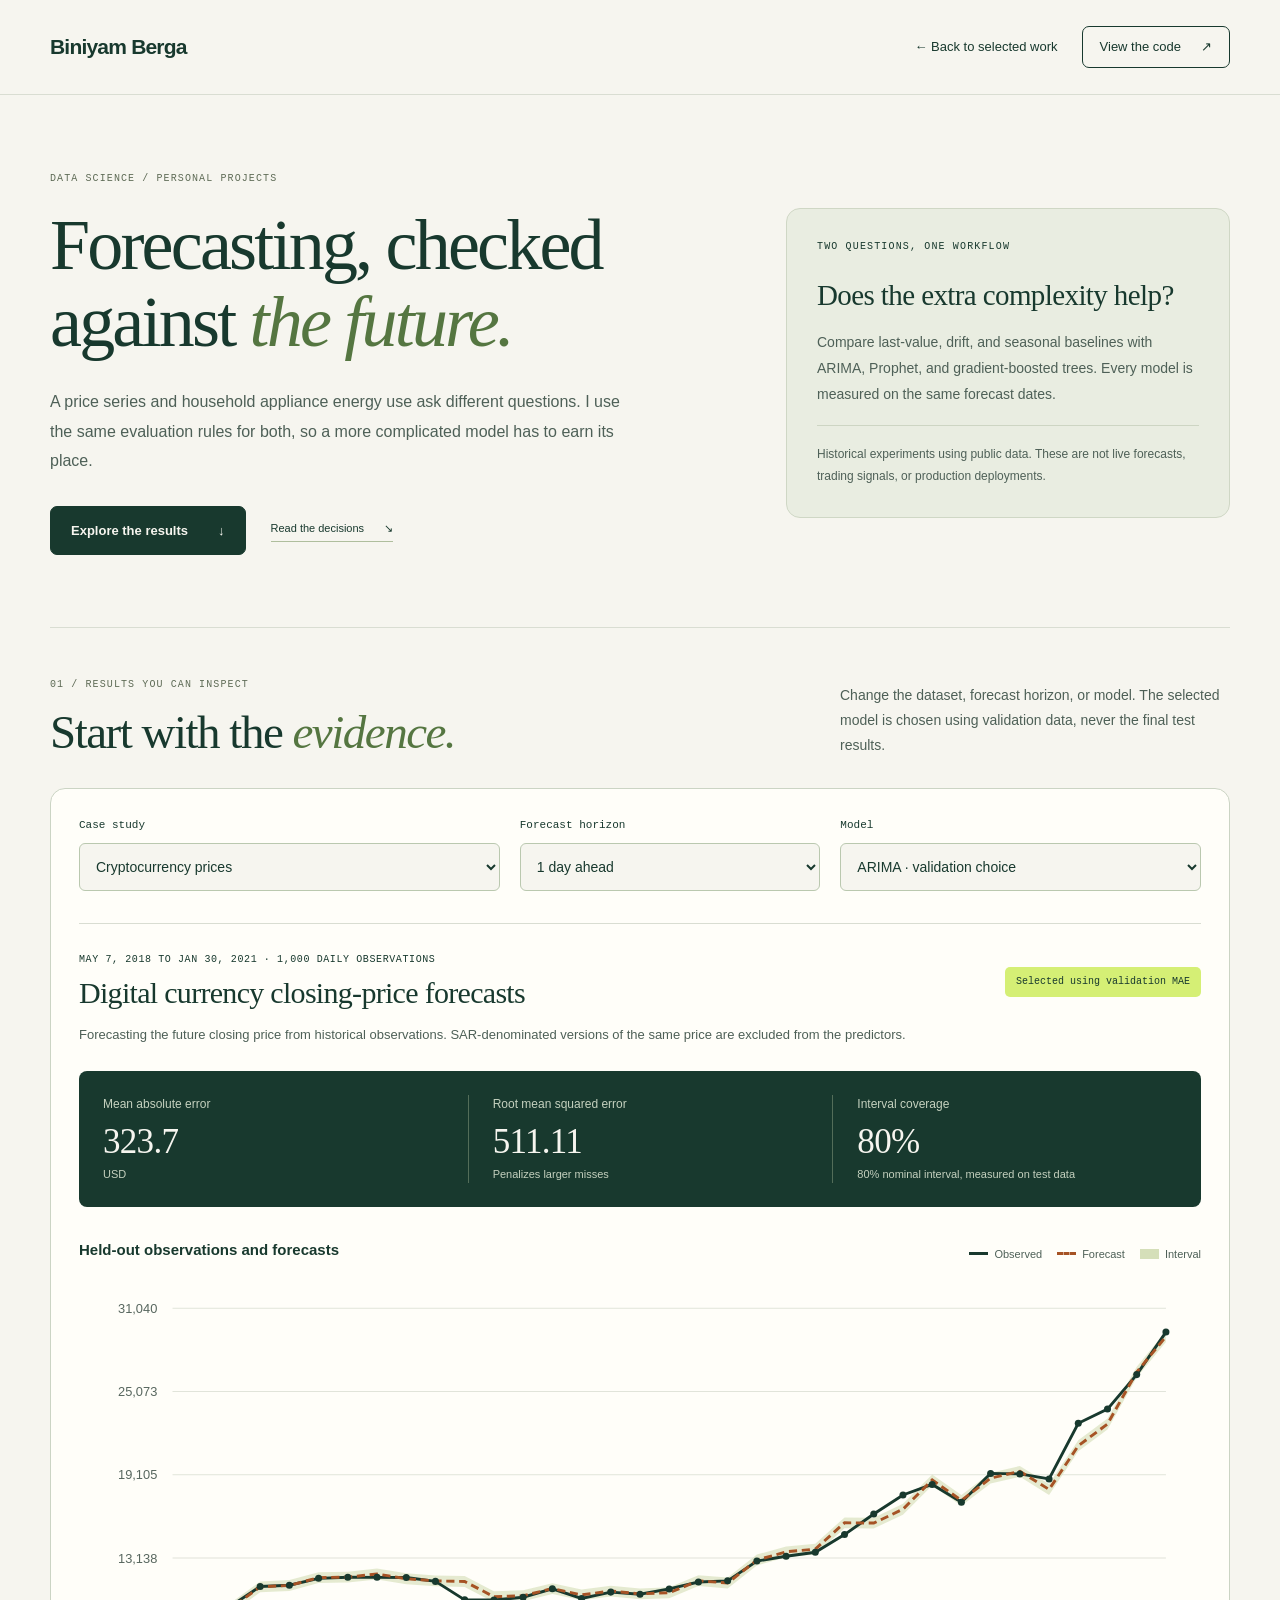
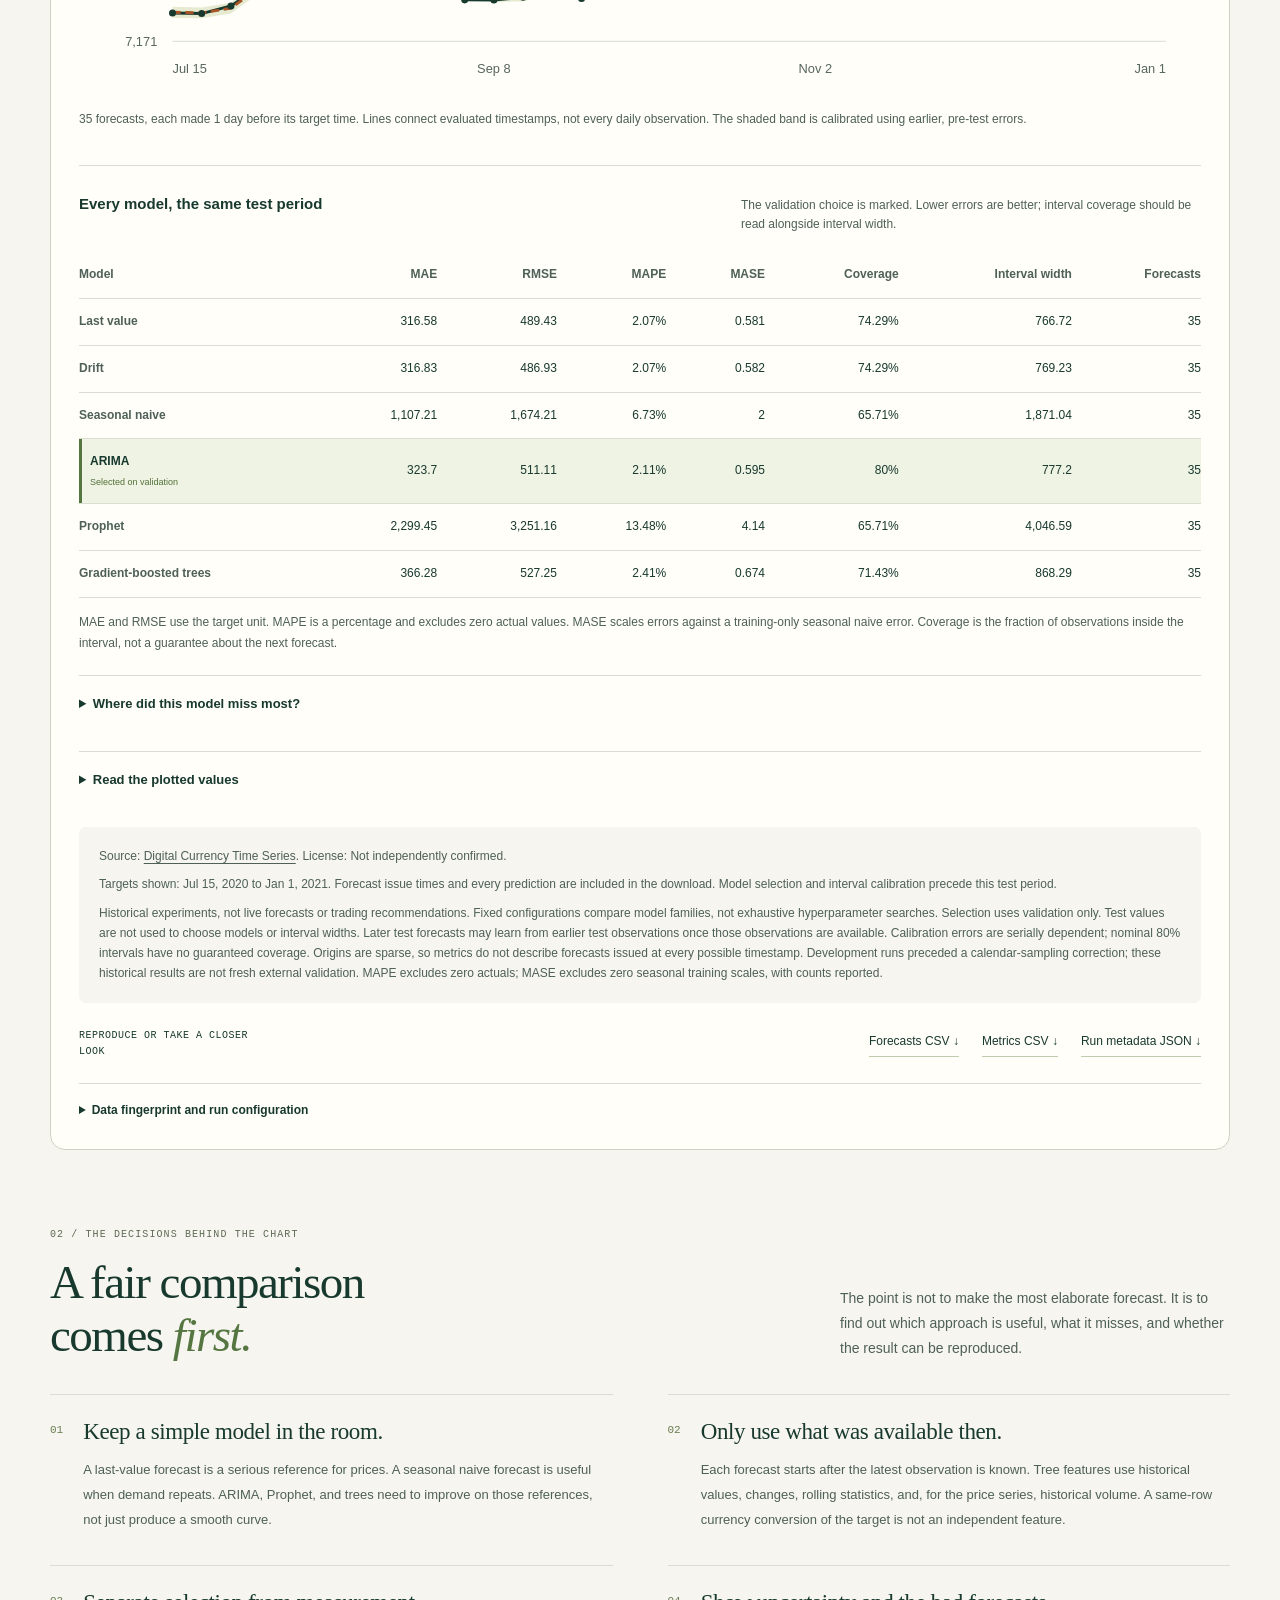
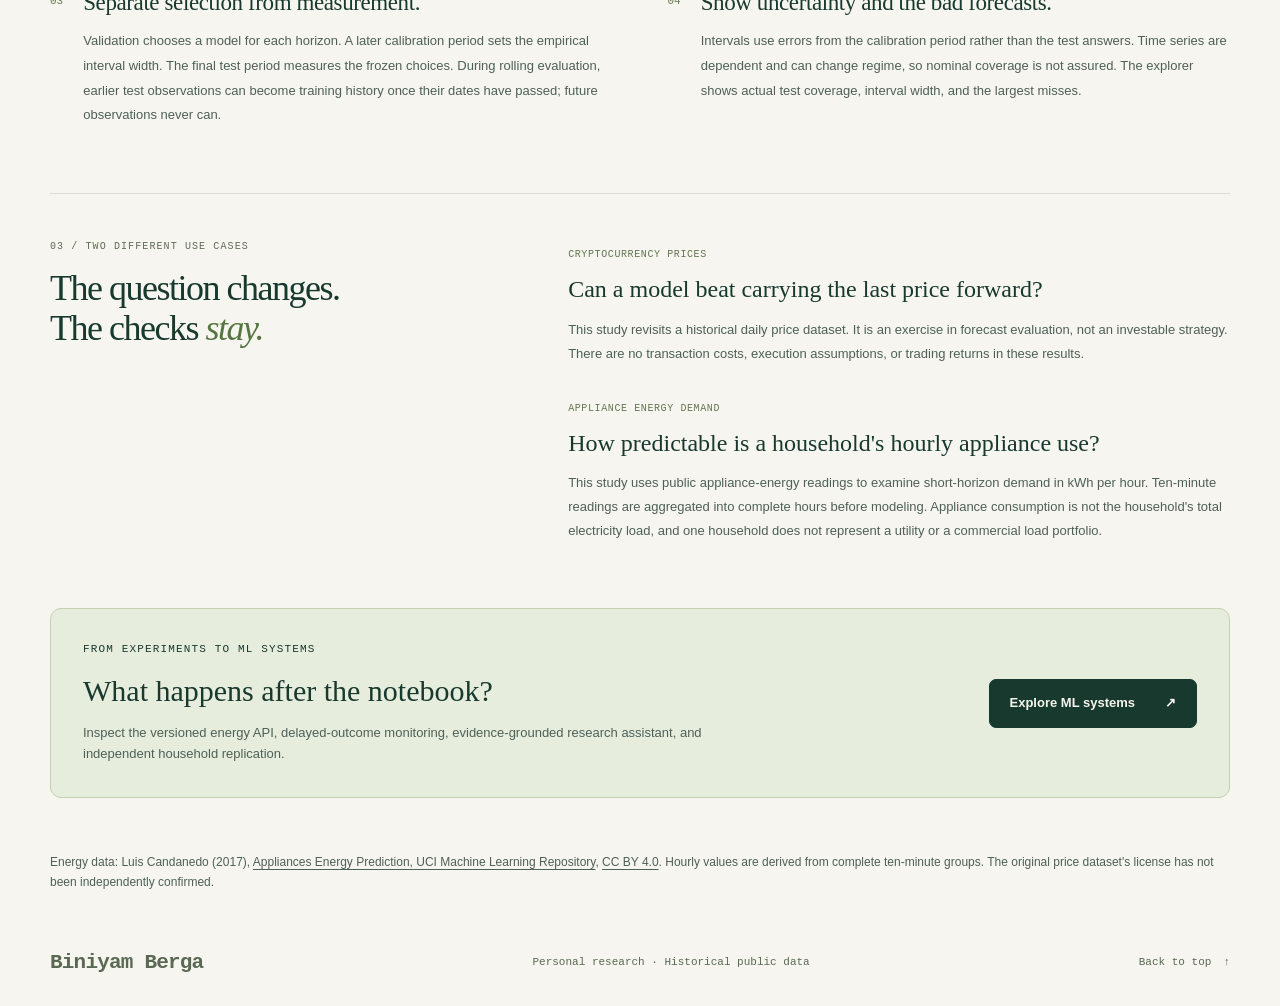
<file: forecasting/index.html>
<!doctype html>
<html lang="en">
<head>
  <meta charset="utf-8">
  <meta name="viewport" content="width=device-width, initial-scale=1">
  <meta name="theme-color" content="#18392e">
  <meta name="description" content="Explore Biniyam Berga's reproducible forecasting projects: historical cryptocurrency prices and hourly appliance energy demand, with chronological evaluation and downloadable results.">
  <meta property="og:title" content="Forecasting, checked against the future | Biniyam Berga">
  <meta property="og:description" content="Two forecasting case studies with shared time splits, simple baselines, machine learning models, and inspectable results.">
  <meta property="og:type" content="website">
  <meta property="og:url" content="https://biniyam44.github.io/forecasting/">
  <link rel="canonical" href="https://biniyam44.github.io/forecasting/">
  <title>Forecasting case studies | Biniyam Berga</title>
  <link rel="icon" href="../assets/favicon.svg" type="image/svg+xml">
  <link rel="stylesheet" href="../styles.css">
  <link rel="stylesheet" href="forecasting.css">
  <script src="forecasting.js" defer></script>
</head>
<body class="forecast-page">
  <a class="skip-link" href="#main">Skip to content</a>
  <header class="site-header">
    <nav class="nav-shell container forecast-nav" aria-label="Main navigation">
      <a class="wordmark" href="../">Biniyam Berga</a>
      <a class="forecast-back" href="../#work"><span aria-hidden="true">←</span> Back to selected work</a>
      <a class="header-cta" href="https://github.com/biniyam44/Data-Science-Portfolio-" target="_blank" rel="noopener noreferrer">View the code <span aria-hidden="true">↗</span></a>
    </nav>
  </header>
  <main id="main">
    <section class="forecast-hero container" aria-labelledby="page-title">
      <div>
        <p class="section-index">DATA SCIENCE / PERSONAL PROJECTS</p>
        <h1 id="page-title">Forecasting, checked<br>against <em>the future.</em></h1>
        <p class="forecast-lead">A price series and household appliance energy use ask different questions. I use the same evaluation rules for both, so a more complicated model has to earn its place.</p>
        <div class="forecast-hero-links"><a class="button primary" href="#explorer">Explore the results <span aria-hidden="true">↓</span></a><a class="text-link" href="#method">Read the decisions <span aria-hidden="true">↘</span></a></div>
      </div>
      <aside class="project-note" aria-label="About these studies">
        <p class="eyebrow">TWO QUESTIONS, ONE WORKFLOW</p>
        <h2>Does the extra complexity help?</h2>
        <p>Compare last-value, drift, and seasonal baselines with ARIMA, Prophet, and gradient-boosted trees. Every model is measured on the same forecast dates.</p>
        <p class="project-note-foot">Historical experiments using public data. These are not live forecasts, trading signals, or production deployments.</p>
      </aside>
    </section>

    <section class="container explorer-section" id="explorer" aria-labelledby="explorer-title">
      <div class="forecast-section-heading"><div><p class="section-index">01 / RESULTS YOU CAN INSPECT</p><h2 id="explorer-title">Start with the <em>evidence.</em></h2></div><p>Change the dataset, forecast horizon, or model. The selected model is chosen using validation data, never the final test results.</p></div>
      <div class="explorer-panel">
        <div class="explorer-controls">
          <label for="dataset-select">Case study<select id="dataset-select"><option value="crypto">Cryptocurrency prices</option><option value="energy">Appliance energy demand</option></select></label>
          <label for="horizon-select">Forecast horizon<select id="horizon-select" disabled><option>Loading horizons</option></select></label>
          <label for="model-select">Model<select id="model-select" disabled><option>Loading models</option></select></label>
        </div>
        <p id="data-status" class="data-status" role="status" aria-live="polite">Loading the recorded results.</p>
        <div id="results" hidden>
          <div class="dataset-heading"><div><p class="eyebrow" id="dataset-period"></p><h3 id="dataset-title"></h3></div><span class="selection-label" id="selection-label"></span></div>
          <p class="dataset-description" id="dataset-description"></p>
          <div class="result-metrics" aria-label="Selected model test metrics">
            <div><span>Mean absolute error</span><strong id="metric-mae"></strong><small id="metric-unit"></small></div>
            <div><span>Root mean squared error</span><strong id="metric-rmse"></strong><small>Penalizes larger misses</small></div>
            <div><span>Interval coverage</span><strong id="metric-coverage"></strong><small id="interval-target"></small></div>
          </div>
          <figure class="forecast-figure">
            <div class="chart-heading"><h4>Held-out observations and forecasts</h4><div class="chart-legend" aria-label="Chart legend"><span><i class="legend-actual"></i>Observed</span><span><i class="legend-prediction"></i>Forecast</span><span><i class="legend-interval"></i>Interval</span></div></div>
            <div class="chart-scroll" tabindex="0" role="region" aria-label="Forecast chart. Scroll horizontally on small screens."><svg id="forecast-chart" viewBox="0 0 960 360" role="img" aria-labelledby="chart-title chart-description"><title id="chart-title">Held-out forecast comparison</title><desc id="chart-description"></desc></svg></div>
            <figcaption id="chart-caption"></figcaption>
          </figure>
          <section class="comparison" aria-labelledby="comparison-title">
            <div class="subsection-heading"><h4 id="comparison-title">Every model, the same test period</h4><p>The validation choice is marked. Lower errors are better; interval coverage should be read alongside interval width.</p></div>
            <div class="table-scroll" tabindex="0" role="region" aria-label="Model comparison. Scroll horizontally on small screens.">
              <table><caption class="sr-only" id="comparison-caption"></caption><thead><tr><th scope="col">Model</th><th scope="col">MAE</th><th scope="col">RMSE</th><th scope="col">MAPE</th><th scope="col">MASE</th><th scope="col">Coverage</th><th scope="col">Interval width</th><th scope="col">Forecasts</th></tr></thead><tbody id="comparison-body"></tbody></table>
            </div>
            <p class="metric-explanation">MAE and RMSE use the target unit. MAPE is a percentage and excludes zero actual values. MASE scales errors against a training-only seasonal naive error. Coverage is the fraction of observations inside the interval, not a guarantee about the next forecast.</p>
          </section>
          <details class="error-details"><summary>Where did this model miss most?</summary><p>The five largest absolute errors in this model and horizon, shown for diagnosis rather than model selection.</p><div class="table-scroll" tabindex="0" role="region" aria-label="Largest errors. Scroll horizontally on small screens."><table><thead><tr><th scope="col">Forecast issued</th><th scope="col">Target date</th><th scope="col">Observed</th><th scope="col">Forecast</th><th scope="col">Absolute error</th></tr></thead><tbody id="errors-body"></tbody></table></div></details>
          <details class="error-details"><summary>Read the plotted values</summary><div class="table-scroll" tabindex="0" role="region" aria-label="All plotted forecast values. Scroll horizontally on small screens."><table><thead><tr><th scope="col">Forecast issued</th><th scope="col">Target date</th><th scope="col">Observed</th><th scope="col">Forecast</th><th scope="col">Lower bound</th><th scope="col">Upper bound</th></tr></thead><tbody id="points-body"></tbody></table></div></details>
          <div class="data-footnote"><p id="source-credit"></p><p id="test-period"></p><p id="dataset-limitations"></p></div>
          <div class="download-bar"><span>REPRODUCE OR TAKE A CLOSER LOOK</span><div><a id="download-predictions" download>Forecasts CSV <span aria-hidden="true">↓</span></a><a id="download-metrics" download>Metrics CSV <span aria-hidden="true">↓</span></a><a id="download-summary" download>Run metadata JSON <span aria-hidden="true">↓</span></a></div></div>
          <details class="metadata-details"><summary>Data fingerprint and run configuration</summary><pre id="run-metadata"></pre></details>
        </div>
      </div>
      <noscript><p class="no-script">The explorer needs JavaScript. The methods below remain available, and the <a href="https://github.com/biniyam44/Data-Science-Portfolio-">source repository</a> contains the reproducible analysis and recorded results.</p></noscript>
    </section>

    <section class="container methodology" id="method" aria-labelledby="method-title">
      <div class="forecast-section-heading"><div><p class="section-index">02 / THE DECISIONS BEHIND THE CHART</p><h2 id="method-title">A fair comparison<br>comes <em>first.</em></h2></div><p>The point is not to make the most elaborate forecast. It is to find out which approach is useful, what it misses, and whether the result can be reproduced.</p></div>
      <div class="decision-list">
        <article><span class="decision-number">01</span><div><h3>Keep a simple model in the room.</h3><p>A last-value forecast is a serious reference for prices. A seasonal naive forecast is useful when demand repeats. ARIMA, Prophet, and trees need to improve on those references, not just produce a smooth curve.</p></div></article>
        <article><span class="decision-number">02</span><div><h3>Only use what was available then.</h3><p>Each forecast starts after the latest observation is known. Tree features use historical values, changes, rolling statistics, and, for the price series, historical volume. A same-row currency conversion of the target is not an independent feature.</p></div></article>
        <article><span class="decision-number">03</span><div><h3>Separate selection from measurement.</h3><p>Validation chooses a model for each horizon. A later calibration period sets the empirical interval width. The final test period measures the frozen choices. During rolling evaluation, earlier test observations can become training history once their dates have passed; future observations never can.</p></div></article>
        <article><span class="decision-number">04</span><div><h3>Show uncertainty and the bad forecasts.</h3><p>Intervals use errors from the calibration period rather than the test answers. Time series are dependent and can change regime, so nominal coverage is not assured. The explorer shows actual test coverage, interval width, and the largest misses.</p></div></article>
      </div>
    </section>

    <section class="container project-context" aria-labelledby="context-title">
      <div><p class="section-index">03 / TWO DIFFERENT USE CASES</p><h2 id="context-title">The question changes.<br>The checks <em>stay.</em></h2></div>
      <div class="context-columns"><article><span class="context-label">CRYPTOCURRENCY PRICES</span><h3>Can a model beat carrying the last price forward?</h3><p>This study revisits a historical daily price dataset. It is an exercise in forecast evaluation, not an investable strategy. There are no transaction costs, execution assumptions, or trading returns in these results.</p></article><article><span class="context-label">APPLIANCE ENERGY DEMAND</span><h3>How predictable is a household's hourly appliance use?</h3><p>This study uses public appliance-energy readings to examine short-horizon demand in kWh per hour. Ten-minute readings are aggregated into complete hours before modeling. Appliance consumption is not the household's total electricity load, and one household does not represent a utility or a commercial load portfolio.</p></article></div>
    </section>
    <section class="forecast-next container"><div><p class="eyebrow">FROM EXPERIMENTS TO ML SYSTEMS</p><h2>What happens after the notebook?</h2><p>Inspect the versioned energy API, delayed-outcome monitoring, evidence-grounded research assistant, and independent household replication.</p></div><a class="button primary" href="../engineering/">Explore ML systems <span aria-hidden="true">↗</span></a></section>
    <p class="container data-attribution">Energy data: Luis Candanedo (2017), <a href="https://doi.org/10.24432/C5VC8G">Appliances Energy Prediction, UCI Machine Learning Repository</a>, <a href="https://creativecommons.org/licenses/by/4.0/">CC BY 4.0</a>. Hourly values are derived from complete ten-minute groups. The original price dataset's license has not been independently confirmed.</p>
  </main>
  <footer class="site-footer container"><div class="footer-inner"><a class="wordmark" href="../">Biniyam Berga</a><p>Personal research · Historical public data</p><a class="back-top" href="#">Back to top <span aria-hidden="true">↑</span></a></div></footer>
</body>
</html>
</file>
<file: styles.css>
@charset "UTF-8";

:root {
  --paper: #f6f5ef;
  --white: #fffef9;
  --ink: #18392e;
  --body: #4e6057;
  --muted: #596953;
  --line: #d9ddd2;
  --lime: #d5ef75;
  --lime-dark: #bcd95c;
  --wash: #e9ede1;
  --sans: -apple-system, BlinkMacSystemFont, "Segoe UI", sans-serif;
  --serif: Georgia, "Times New Roman", serif;
  --mono: "SFMono-Regular", Consolas, "Liberation Mono", monospace;
  --radius: 18px;
}

*, *::before, *::after { box-sizing: border-box; }
html { scroll-behavior: smooth; scroll-padding-top: 100px; }
body { margin: 0; color: var(--ink); background: var(--paper); font: 16px/1.65 var(--sans); -webkit-font-smoothing: antialiased; }
body:has(dialog[open]) { overflow: hidden; }
button, input, textarea, select { font: inherit; }
button, a, input { -webkit-tap-highlight-color: transparent; }
button { color: inherit; }
button, summary { cursor: pointer; }
a { color: inherit; text-decoration: none; }
img, svg { max-width: 100%; }
img { display: block; height: auto; }
svg { vertical-align: middle; }
p, h1, h2, h3, h4 { margin: 0; }
button { border-radius: 0; }
button:disabled { cursor: not-allowed; opacity: .6; }
[hidden] { display: none !important; }
::selection { color: var(--ink); background: var(--lime); }
:focus-visible { outline: 3px solid #587d20; outline-offset: 5px; }
.container { width: min(1180px, calc(100% - 80px)); margin-inline: auto; }
.sr-only { position: absolute; width: 1px; height: 1px; padding: 0; margin: -1px; overflow: hidden; clip-path: inset(50%); white-space: nowrap; border: 0; }
.skip-link { position: fixed; top: 12px; left: 20px; z-index: 100; padding: 10px 18px; color: var(--ink); background: var(--lime); transform: translateY(-150%); border-radius: 6px; }
.skip-link:focus { transform: translateY(0); }

.site-header { position: relative; z-index: 20; border-bottom: 1px solid var(--line); }
.nav-shell { min-height: 94px; display: flex; align-items: center; justify-content: space-between; gap: 32px; }
.wordmark { font-size: 21px; font-weight: 720; letter-spacing: -.8px; white-space: nowrap; }
.wordmark span { color: #71854b; }
.wordmark small { font: 11px var(--mono); letter-spacing: 0; margin-left: 7px; }
.nav-links { display: flex; gap: 30px; align-items: center; margin-left: auto; }
.nav-links a { position: relative; font-size: 13px; font-weight: 500; padding: 8px 0; white-space: nowrap; }
.nav-links a::after { position: absolute; right: 0; bottom: 3px; left: 0; height: 1px; background: currentColor; content: ""; transform: scaleX(0); transform-origin: left; transition: transform .18s ease; }
.nav-links a:hover::after, .nav-links a:focus-visible::after { transform: scaleX(1); }
.header-cta { display: inline-flex; align-items: center; justify-content: center; gap: 20px; min-height: 42px; padding: 8px 17px; font-size: 13px; border: 1px solid var(--ink); border-radius: 7px; transition: background .18s ease; }
.header-cta:hover { background: var(--wash); }
.nav-toggle { display: none; border: 1px solid var(--line); background: none; border-radius: 6px; padding: 7px 11px; font-size: 13px; }

.hero { padding-top: 76px; display: grid; grid-template-columns: 1.35fr 1fr; gap: 0 76px; align-items: center; }
.hero-main { min-width: 0; }
.eyebrow { display: flex; align-items: center; gap: 9px; font: 11px/1.5 var(--mono); letter-spacing: 1.15px; text-transform: uppercase; }
.eyebrow-dot, .live-dot { width: 6px; height: 6px; flex: 0 0 6px; border-radius: 50%; background: #6f9235; }
.hero-role { margin-top: 8px; color: var(--body); font-size: 14px; line-height: 1.5; }
.hero h1 { margin-top: 24px; font: 400 clamp(64px, 6.7vw, 88px)/1.04 var(--serif); letter-spacing: -4.3px; }
.hero h1 span { display: block; }
.hero h1 em { font-weight: 400; color: #557641; }
.hero-description { max-width: 480px; margin-top: 26px; color: var(--body); font-size: 16px; line-height: 1.8; }
.hero-description strong { color: var(--ink); font-weight: 500; }
.hero-actions { display: flex; gap: 12px; align-items: center; flex-wrap: wrap; margin-top: 31px; }
.button { min-height: 49px; display: inline-flex; align-items: center; justify-content: center; gap: 30px; padding: 11px 20px; border: 1px solid transparent; border-radius: 7px; font-size: 13px; font-weight: 600; line-height: 1.5; transition: background .18s ease, border-color .18s ease, transform .18s ease; }
.button:hover { transform: translateY(-2px); }
.button.primary { color: var(--paper); background: var(--ink); border-color: var(--ink); }
.button.primary:hover { background: #28513f; border-color: #28513f; }
.button.secondary { background: transparent; border-color: #bec8b8; }
.button.secondary:hover { background: #e9ede1; border-color: var(--ink); }
.button.small { min-height: 41px; padding: 8px 15px; gap: 15px; font-size: 12px; }
.arrow { display: inline-block; font-size: 18px; font-weight: 400; line-height: 1; }
.hero-footer { grid-column: 1 / -1; display: flex; align-items: center; justify-content: space-between; gap: 24px; padding: 44px 0 29px; color: var(--muted); font: 10px/1.6 var(--mono); letter-spacing: .6px; text-transform: uppercase; }
.location { display: inline-flex; align-items: center; gap: 7px; }
.location svg { width: 13px; height: 13px; }
.scroll-note { display: inline-flex; align-items: center; gap: 14px; }
.scroll-note span:last-child { font-size: 15px; }

.practice-panel { align-self: stretch; min-width: 0; padding: 22px; border: 1px solid #ced5c7; border-radius: 15px; background: #eef0e8; display: flex; flex-direction: column; justify-content: space-between; }
.panel-heading { display: flex; gap: 9px; align-items: center; justify-content: space-between; font: 10px var(--mono); letter-spacing: .65px; text-transform: uppercase; }
.panel-heading > span { display: inline-flex; gap: 7px; align-items: center; }
.panel-heading > span:last-child { color: var(--muted); }
.focus-switch { display: flex; gap: 4px; margin-top: 21px; padding: 4px; border: 1px solid var(--line); background: #e3e7dc; border-radius: 7px; }
.focus-switch button { flex: 1; padding: 8px 4px; border: 0; border-radius: 4px; background: transparent; color: #59664f; font: 10px/1.5 var(--mono); transition: background .18s ease, color .18s ease; }
.focus-switch button:hover { color: var(--ink); background: #edf0e6; }
.focus-switch button[aria-pressed="true"] { background: var(--white); color: var(--ink); box-shadow: 0 1px 3px #18392e0c; }
.focus-hint { margin-top: 9px; color: var(--muted); font-size: 11px; line-height: 1.5; }
.practice-diagram { position: relative; min-height: 185px; padding: 25px 24px 24px; display: flex; flex-direction: column; justify-content: center; align-items: center; }
.diagram-node { position: relative; width: 100%; min-height: 42px; border: 1px solid #c4cfbb; border-radius: 6px; background: var(--paper); padding: 10px 13px; display: flex; align-items: center; gap: 12px; font: 10px var(--mono); }
.diagram-node > span:first-child { color: #8b9c7e; font-size: 8px; }
.diagram-node strong { font-weight: 400; }
.diagram-node svg { width: 24px; height: 24px; stroke-width: 1.3; }
.diagram-node:last-child, .diagram-node.active, .diagram-node.highlight { background: var(--lime); border-color: #afc96d; }
.connector { width: 1px; height: 12px; background: #aab89f; position: relative; }
.connector span { display: none; }
.connector::after { position: absolute; bottom: 0; left: -2px; width: 5px; height: 5px; border-bottom: 1px solid #aab89f; border-right: 1px solid #aab89f; content: ""; transform: rotate(45deg); }
.focus-content { padding-top: 20px; border-top: 1px solid #d2d9ca; min-height: 148px; }
.focus-content h2, .focus-content h3 { font: 400 25px/1.2 var(--serif); letter-spacing: -.6px; }
.focus-content .eyebrow { margin: 0 0 8px; font-size: 8px; line-height: 1.4; letter-spacing: .7px; color: #59664f; }
.focus-content p { margin-top: 9px; color: #5e6b56; font-size: 12px; line-height: 1.75; }
.focus-tags { display: flex; gap: 6px; flex-wrap: wrap; margin-top: 16px; }
.focus-work-link { display: inline-flex; align-items: center; gap: 9px; margin-top: 15px; padding-block: 6px; border-bottom: 1px solid #a4b498; color: var(--ink); font-size: 12px; line-height: 1.5; }
.focus-work-link:hover { border-color: var(--ink); }
.tag { display: inline-flex; align-items: center; padding: 3px 7px; font: 9px/1.6 var(--mono); border: 1px solid #cbd5c2; border-radius: 4px; color: #63715c; }

.proof-strip { display: grid; grid-template-columns: repeat(3, 1fr); padding: 23px 0; border-top: 1px solid var(--line); border-bottom: 1px solid var(--line); }
.proof-item { padding: 3px 26px; border-left: 1px solid var(--line); display: flex; align-items: center; gap: 15px; }
.proof-item:first-child { border-left: 0; padding-left: 0; }
.proof-item strong { font: 400 30px/1.1 var(--serif); letter-spacing: -1px; white-space: nowrap; }
.proof-item span { font-size: 11px; line-height: 1.6; color: var(--body); }
.company-strip { display: flex; align-items: center; gap: 44px; padding: 28px 0; }
.company-label { max-width: 120px; flex-shrink: 0; color: var(--muted); font: 9px/1.7 var(--mono); letter-spacing: 1px; text-transform: uppercase; }
.company-list { display: flex; flex: 1; align-items: center; justify-content: space-between; gap: 28px; color: #5e6b56; font-size: 18px; font-weight: 650; letter-spacing: -.5px; }
.company-list span { white-space: nowrap; }
.company-list small { font: 10px var(--mono); letter-spacing: 0; }

.section { padding-block: 82px; scroll-margin-top: 30px; }
.section-heading { display: grid; grid-template-columns: 1fr auto; gap: 12px 45px; align-items: end; margin-bottom: 32px; }
.section-index { grid-column: 1 / -1; font: 10px/1.5 var(--mono); letter-spacing: 1.1px; color: #5e6b56; text-transform: uppercase; margin-bottom: 4px; }
.section-heading > div .section-index { margin-bottom: 17px; }
.section-title { font: 400 48px/1.12 var(--serif); letter-spacing: -1.9px; }
.section-title em { color: #67824d; font-weight: 400; }
.section-intro { color: var(--body); font-size: 13px; line-height: 1.8; max-width: 335px; }
.filter-bar { display: flex; align-items: center; gap: 8px; flex-wrap: wrap; margin: 30px 0 27px; }
.filter-button { display: flex; align-items: center; gap: 8px; min-height: 36px; padding: 7px 13px; border: 1px solid var(--line); border-radius: 5px; font-size: 11px; background: transparent; transition: background .18s ease, color .18s ease; }
.filter-button:hover { background: #e9ede1; }
.filter-button[aria-pressed="true"] { color: var(--paper); border-color: var(--ink); background: var(--ink); }
.filter-count { color: var(--muted); font: 9px var(--mono); }
.filter-bar > .filter-count { margin-left: auto; }
.work-grid { display: grid; grid-template-columns: repeat(2, minmax(0, 1fr)); gap: 23px; align-items: stretch; }
.work-card { min-width: 0; display: flex; flex-direction: column; overflow: hidden; border: 1px solid var(--line); border-radius: 11px; background: #fbfaf5; transition: border-color .2s ease, box-shadow .2s ease, transform .2s ease; }
.work-card:hover { border-color: #a3b392; transform: translateY(-3px); box-shadow: 0 7px 20px #18392e07; }
.card-visual { position: relative; min-height: 210px; padding: 44px 30px 30px; overflow: hidden; display: flex; align-items: center; justify-content: center; gap: 18px; border-bottom: 1px solid #d9ddd270; }
.visual-label { position: absolute; top: 16px; left: 19px; font: 9px var(--mono); letter-spacing: 1.1px; text-transform: uppercase; opacity: .65; }
.visual-eval { background: #e5ebd7; color: #3b5b31; }
.visual-agent { background: #e7e9e2; color: #526255; }
.visual-data { background: #e2e8e8; color: #395a61; }
.visual-bi { background: #ede8d8; color: #786535; }
.visual-lead { background: #e4e5dc; color: #535e48; }
.visual-model { background: #e8e1db; color: #745b4c; }
.pipeline-node { display: flex; align-items: center; justify-content: center; flex-direction: column; gap: 9px; padding: 14px 13px; min-width: 76px; min-height: 72px; border: 1px solid currentColor; border-radius: 7px; font: 9px/1.5 var(--mono); text-align: center; background: #ffffff55; }
.pipeline-node svg { width: 23px; height: 23px; }
.pipeline-node.accent, .pipeline-node.active { background: var(--lime); }
.flow-line { width: 26px; height: 1px; background: currentColor; opacity: .4; position: relative; }
.flow-line::after { content: ""; width: 6px; height: 6px; position: absolute; right: 0; top: -2.5px; border-top: 1px solid currentColor; border-right: 1px solid currentColor; transform: rotate(45deg); }
.mini-terminal { width: min(100%, 340px); padding: 15px 18px; color: #b9c8b1; background: #213c31; border: 1px solid #334c3d; border-radius: 8px; font: 10px/1.9 var(--mono); box-shadow: 6px 6px 0 #18392e0a; }
.mini-terminal div { min-height: 18px; }
.mini-terminal .terminal-top { display: flex; gap: 4px; padding-bottom: 14px; border-bottom: 1px solid #ffffff15; margin-bottom: 11px; }
.mini-terminal .terminal-top i { width: 5px; height: 5px; background: #6f8970; border-radius: 50%; }
.mini-terminal .terminal-green, .mini-terminal strong { color: var(--lime); font-weight: 400; }
.mini-terminal .terminal-muted { opacity: .55; }
.mini-terminal span { white-space: normal; }
.bar-chart { width: min(285px, 86%); height: 125px; padding-inline: 16px; display: flex; align-items: flex-end; gap: 12px; border-bottom: 1px solid #78653550; }
.bar { flex: 1; height: var(--height, 60%); min-height: 15px; background: #b6b68b; border-radius: 4px 4px 0 0; }
.bar:nth-child(2) { height: 44%; background: #c7caa1; }
.bar:nth-child(3) { height: 70%; background: #a2af7d; }
.bar:nth-child(4) { height: 61%; background: #c8cd8e; }
.bar:nth-child(5) { height: 93%; background: #7e9562; }
.matrix { display: grid; grid-template-columns: repeat(6, 22px); gap: 7px; transform: rotate(-8deg); }
.matrix-cell { height: 22px; background: #b1be9a; border: 1px solid #a0af87; border-radius: 3px; }
.matrix-cell:nth-child(3n) { background: #d5dfc1; }
.matrix-cell:nth-child(5n) { background: #7d9e5b; border-color: #7d9e5b; }
.visual-grid { display: grid; grid-template-columns: repeat(3, 52px); gap: 12px; }
.visual-grid > * { display: flex; align-items: center; justify-content: center; min-height: 47px; border: 1px solid #85977775; border-radius: 7px; background: #ffffff50; }
.visual-grid > *:nth-child(2n) { background: #cbd6b7; }
.work-card-body { display: flex; flex-direction: column; flex: 1; padding: 25px 27px 22px; }
.card-kicker { font: 9px/1.6 var(--mono); letter-spacing: 1px; text-transform: uppercase; color: #5e6b56; margin-bottom: 10px; }
.work-card h3 { font: 400 28px/1.18 var(--serif); letter-spacing: -.8px; max-width: 390px; }
.card-description { margin-top: 12px; color: var(--body); font-size: 12px; line-height: 1.8; }
.card-tags { display: flex; flex-wrap: wrap; gap: 6px; margin-top: 18px; }
.card-tags span { border: 1px solid #d8ddd0; color: #69735f; padding: 2px 7px; border-radius: 4px; font: 9px/1.7 var(--mono); }
.card-bottom { display: flex; align-items: center; justify-content: space-between; gap: 14px; padding-top: 23px; margin-top: auto; }
.card-bottom > span { font: 9px var(--mono); color: var(--muted); }
.portfolio-links { flex-wrap: wrap; }
.card-open { display: inline-flex; align-items: center; gap: 16px; border: 0; padding: 3px 0; background: transparent; font-size: 11px; font-weight: 600; }
.card-open:hover { text-decoration: underline; text-underline-offset: 4px; }
.work-card.featured, .work-card:last-child { grid-column: 1 / -1; display: grid; grid-template-columns: 1fr 1fr; }
.work-card.featured .card-visual, .work-card:last-child .card-visual { border-bottom: 0; border-right: 1px solid #d9ddd270; min-height: 300px; }
.work-card.featured .work-card-body, .work-card:last-child .work-card-body { padding: 33px 36px 28px; }
.work-card.featured h3 { font-size: 34px; }
.work-note { margin-top: 22px; font-size: 11px; color: #5e6b56; line-height: 1.75; max-width: 720px; }
.terminal-dots { display: flex; align-items: center; gap: 5px; padding-bottom: 14px; margin-bottom: 12px; border-bottom: 1px solid #ffffff18; }
.terminal-dots i { width: 5px; height: 5px; border-radius: 50%; background: #6f8970; }
.mini-terminal p span { color: var(--lime); margin-right: 8px; }
.terminal-bottom { display: flex; align-items: center; justify-content: space-between; margin-top: 15px; padding-top: 12px; border-top: 1px solid #ffffff18; font-size: 7px; letter-spacing: .7px; color: #8ea484; }
.terminal-bottom b { color: var(--lime); font-size: 14px; font-weight: 400; }
.rubric-lines { width: min(290px, 85%); }
.rubric-lines p { display: flex; align-items: center; justify-content: space-between; gap: 20px; padding: 12px 15px; margin-top: 8px; border: 1px solid #bbc9a8; border-radius: 5px; background: #f7f9f06b; font: 10px/1.5 var(--mono); }
.rubric-lines p:first-child { margin-top: 0; }
.rubric-lines b { font-weight: 400; color: #8b9f6d; font-size: 8px; }
.model-plot { width: 82%; max-height: 130px; }
.visual-footnote { position: absolute; bottom: 12px; right: 18px; font: 7px var(--mono); opacity: .6; }
.pipeline-visual { display: flex; align-items: center; justify-content: center; gap: 10px; margin-bottom: 15px; }
.pipeline-visual .flow-line { font-size: 0; }
.visual-stack { position: absolute; bottom: 22px; display: flex; gap: 17px; font: 7px var(--mono); letter-spacing: .8px; opacity: .65; }
.modality-grid { display: grid; grid-template-columns: repeat(4, 1fr); gap: 10px; }
.modality-grid > span { width: 75px; min-height: 81px; padding: 12px 5px; display: flex; flex-direction: column; align-items: center; justify-content: center; gap: 11px; border: 1px solid #c7c0a6; border-radius: 7px; font: 8px var(--mono); background: #fffdf640; }
.modality-grid b { font: 400 24px var(--sans); color: #8c8658; }
.team-visual { display: flex; align-items: center; justify-content: center; flex-direction: column; gap: 25px; }
.team-visual > span { display: grid; place-items: center; width: 48px; height: 48px; border: 1px solid #90a477; border-radius: 50%; background: #cfdeb5; font: 11px var(--mono); position: relative; }
.team-visual > span::after { content: ""; position: absolute; bottom: -16px; height: 15px; width: 1px; background: #9eaf8b; }
.team-visual > div { position: relative; display: flex; gap: 9px; padding-top: 13px; }
.team-visual > div::before { content: ""; position: absolute; top: 0; right: 14px; left: 14px; height: 1px; background: #9eaf8b; }
.team-visual i { position: relative; width: 27px; height: 27px; border: 1px solid #a9b79a; border-radius: 50%; background: #f5f5ec; }
.team-visual i::before { content: ""; position: absolute; width: 1px; height: 13px; background: #a9b79a; top: -14px; left: 12px; }

.method-section { margin-top: 18px; padding-block: 76px; color: var(--paper); background: var(--ink); }
.method-section .section-index { color: #a8b89b; }
.method-section .section-title { max-width: 440px; }
.method-section .section-title em { color: var(--lime); }
.method-layout { display: grid; grid-template-columns: 1fr 1fr; gap: 90px; align-items: start; }
.method-copy > p { max-width: 405px; margin-top: 21px; color: #b9c6b5; font-size: 13px; line-height: 1.85; }
.method-steps { margin-top: 33px; }
.method-step { display: flex; gap: 17px; padding: 18px 0; border-top: 1px solid #ffffff24; }
.step-number { flex: 0 0 25px; padding-top: 2px; color: var(--lime); font: 10px var(--mono); }
.step-content h3 { font-size: 13px; font-weight: 550; }
.step-content p { margin-top: 5px; color: #a6b7a0; font-size: 12px; line-height: 1.75; }
.demo { align-self: center; padding: 27px; border: 1px solid #53694c; border-radius: 12px; background: #214233; }
.demo-topline { display: flex; align-items: center; justify-content: space-between; gap: 12px; color: #becbb3; font: 9px/1.6 var(--mono); letter-spacing: .7px; text-transform: uppercase; }
.demo-topline span:last-child { color: var(--lime); }
.demo-topline .demo-label { margin-top: 0; }
.demo > h3 { margin-top: 23px; font: 400 25px/1.3 var(--serif); letter-spacing: -.4px; }
.demo > p:not([class]) { color: #b8c8b0; font-size: 12px; line-height: 1.8; margin-top: 16px; }
.demo-label { margin-top: 28px; color: #a4b89d; font: 9px/1.6 var(--mono); letter-spacing: .7px; text-transform: uppercase; }
.demo-sample { margin-top: 10px; padding: 18px; border: 1px solid #4c6544; border-radius: 7px; background: #1b372a; font: 11px/1.8 var(--mono); color: #e2e8d8; overflow-wrap: anywhere; }
.demo-sample p + p { margin-top: 12px; }
.demo-controls { margin: 24px 0 0; padding: 0; border: 0; display: flex; flex-direction: column; gap: 13px; }
.demo-controls label { display: flex; align-items: flex-start; gap: 11px; color: #c2cdb9; font-size: 12px; cursor: pointer; }
.demo-controls label span { display: inline-flex; align-items: center; gap: 9px; }
.demo-controls input[type="checkbox"] { width: 16px; height: 16px; flex: 0 0 16px; margin: 3px 0 0; accent-color: var(--lime); cursor: pointer; }
.demo-controls input[type="range"] { width: 100%; accent-color: var(--lime); }
.demo-controls output { font: 11px var(--mono); color: var(--lime); }
.demo-controls :focus-visible, .method-section button:focus-visible { outline-color: var(--lime); }
.demo-result { display: flex; align-items: center; justify-content: space-between; flex-wrap: wrap; gap: 12px; padding: 15px 16px; margin-top: 25px; border-radius: 6px; border: 1px solid #6a8158; font: 11px/1.6 var(--mono); background: #314c36; }
.demo-result[data-state="pass"] { background: var(--lime); border-color: var(--lime); color: var(--ink); }
.demo-result[data-state="fail"] { color: #f0c7b5; background: #594439; border-color: #9c7862; }
.demo-result[data-state="review"] { color: #e4dda2; background: #4c5036; border-color: #85865c; }
.demo-result p { font-family: var(--sans); font-size: 11px; }
.demo-explainer { margin-top: 14px; color: #a4b69b; font-size: 11px; line-height: 1.7; }

.experience-layout { display: grid; grid-template-columns: .8fr 1.4fr; gap: 90px; }
.experience-sidebar .section-title { max-width: 260px; }
.experience-sidebar .section-intro { margin-top: 20px; max-width: 255px; }
.experience-sidebar > p:not(.section-index) { max-width: 280px; margin-top: 20px; color: var(--body); font-size: 13px; line-height: 1.85; }
.text-link { display: inline-flex; gap: 20px; margin-top: 24px; padding-bottom: 4px; border-bottom: 1px solid #afbe9d; font-size: 11px; }
.text-link:hover { border-color: var(--ink); }
.experience-sidebar .section-index { margin-bottom: 15px; }
.experience-list { border-top: 1px solid #cdd5c4; }
.experience-item { border-bottom: 1px solid #cdd5c4; }
.experience-item summary { position: relative; display: grid; grid-template-columns: 1fr auto; gap: 6px 20px; padding: 24px 35px 23px 0; list-style: none; }
.experience-item summary::-webkit-details-marker { display: none; }
.experience-item summary::marker { content: ""; }
.experience-dates { grid-column: 1 / -1; color: var(--muted); font: 9px/1.6 var(--mono); letter-spacing: .3px; }
.experience-company { font: 400 27px/1.3 var(--serif); letter-spacing: -.5px; }
.experience-role { grid-column: 1; color: var(--body); font-size: 12px; line-height: 1.7; }
.experience-highlight { margin-top: 8px; max-width: 470px; color: var(--body); font-size: 14px; line-height: 1.7; }
.experience-toggle { position: absolute; top: 39px; right: 1px; font: 400 22px/1 var(--sans); transition: transform .2s ease; }
.experience-item[open] .experience-toggle { transform: rotate(45deg); }
.experience-body { padding: 0 28px 25px 0; color: var(--body); font-size: 12px; line-height: 1.85; }
.experience-body p + p { margin-top: 12px; }
.experience-body ul { margin: 12px 0 0; padding-left: 17px; }
.experience-body li + li { margin-top: 6px; }
.experience-tags { display: flex; flex-wrap: wrap; gap: 6px; margin-top: 17px; }
.experience-tags span { border: 1px solid var(--line); border-radius: 4px; padding: 3px 7px; font: 9px/1.6 var(--mono); color: #5e6b56; }
.education-grid { display: grid; grid-template-columns: repeat(2, minmax(0, 1fr)); gap: 22px; }
.education-card { padding: 26px; border: 1px solid var(--line); border-radius: 9px; background: #fbfaf5; }
.education-year { color: #5e6b56; font: 10px/1.6 var(--mono); margin-bottom: 17px; }
.education-card h3 { max-width: 390px; font: 400 25px/1.3 var(--serif); letter-spacing: -.5px; }
.education-card p { color: var(--body); font-size: 12px; line-height: 1.8; margin-top: 10px; }
.education-card p + h3 { margin-top: 20px; }
.education-card small { color: var(--muted); font-size: 11px; }
.education-card > span:last-child { display: block; margin-top: 19px; color: var(--muted); font-size: 11px; }
.credential-list { display: flex; flex-wrap: wrap; gap: 10px 24px; padding: 23px 0; color: #5e6b56; font: 10px/1.8 var(--mono); }
.credential-list span::before { content: "+"; margin-right: 8px; color: #8a9d6a; }
.credential-list > p { flex-basis: 100%; padding-bottom: 3px; }
.skills-section { padding-top: 0; }
.skills-section > h3 { font: 400 25px/1.3 var(--serif); margin: 30px 0 22px; letter-spacing: -.5px; }
.skill-groups { display: grid; grid-template-columns: repeat(3, minmax(0, 1fr)); gap: 30px; border-top: 1px solid var(--line); padding-top: 25px; }
.skill-group h3, .skill-group h4 { font-size: 12px; font-weight: 600; margin: 0 0 15px; }
.skill-list { display: flex; flex-wrap: wrap; gap: 7px; }
.skill-list span { border: 1px solid #d9dece; border-radius: 4px; padding: 4px 8px; color: var(--body); font: 10px/1.6 var(--mono); }

.contact-section { border-top: 1px solid #cad6b3; border-bottom: 1px solid #cad6b3; background: #e7edda; padding-block: 64px; }
.contact-layout { display: grid; grid-template-columns: 1.25fr 1fr; align-items: center; gap: 65px; }
.contact h2, .contact-section h2 { font: 400 54px/1.1 var(--serif); letter-spacing: -2px; max-width: 560px; }
.contact h2 em, .contact-section h2 em { color: #668348; font-weight: 400; }
.contact-section .section-index { margin-bottom: 16px; }
.contact-section p { font-size: 13px; color: var(--body); margin-top: 15px; max-width: 420px; }
.contact-actions { display: flex; flex-wrap: wrap; gap: 12px; margin-top: 24px; }
.contact-layout > .contact-actions { align-items: flex-start; }
.contact-layout > .contact-actions .contact-address { flex-basis: 100%; margin-top: 0; font-size: 17px; letter-spacing: -.7px; }
.contact-layout > .contact-actions .social-links { flex-basis: 100%; margin-top: 10px; }
.contact-layout > .contact-actions .contact-location { flex-basis: 100%; margin: 4px 0 0; font: 10px/1.7 var(--mono); color: #59664f; }
.contact-address { display: block; margin-top: 17px; color: #526a42; font: 11px/1.8 var(--mono); overflow-wrap: anywhere; }
.contact-address:hover { text-decoration: underline; text-underline-offset: 4px; }
.social-links { display: flex; align-items: center; flex-wrap: wrap; gap: 23px; margin-top: 21px; }
.social-links a { font-size: 12px; display: inline-flex; gap: 9px; align-items: center; }
.social-links a:hover { text-decoration: underline; text-underline-offset: 4px; }
.site-footer { padding-block: 24px; color: #596953; }
.footer-inner { display: flex; align-items: center; justify-content: space-between; gap: 20px; font: 11px/1.8 var(--mono); }
.footer-inner p { margin: 0; }
.back-top { display: inline-flex; gap: 12px; align-items: center; }
.back-top:hover { color: var(--ink); }

.case-dialog { width: min(720px, calc(100% - 36px)); max-height: min(85vh, 900px); padding: 0; border: 1px solid #c3ceba; border-radius: 13px; color: var(--ink); background: var(--paper); box-shadow: 0 30px 100px #112c2450; }
.case-dialog::backdrop { background: #142f27b0; backdrop-filter: blur(3px); }
.dialog-header { display: flex; align-items: center; justify-content: space-between; gap: 20px; position: sticky; top: 0; padding: 15px 24px; background: var(--paper); border-bottom: 1px solid var(--line); z-index: 1; font: 10px/1.6 var(--mono); text-transform: uppercase; letter-spacing: .7px; }
.dialog-close { width: 32px; height: 32px; flex-shrink: 0; border: 1px solid var(--line); border-radius: 50%; display: grid; place-items: center; background: transparent; font-size: 21px; line-height: 1; }
.dialog-close:hover { background: var(--wash); }
.dialog-content { padding: 34px 37px 38px; }
.dialog-kicker { margin-bottom: 12px; color: #5e6b56; font: 10px/1.6 var(--mono); text-transform: uppercase; letter-spacing: .7px; }
.dialog-title { font: 400 40px/1.15 var(--serif); letter-spacing: -1.3px; }
.dialog-lead { margin-top: 17px; color: var(--body); font-size: 15px; line-height: 1.8; }
.case-section { margin-top: 28px; padding-top: 23px; border-top: 1px solid var(--line); }
.case-section h3 { margin-bottom: 11px; font-size: 12px; font-weight: 650; }
.case-section p, .case-section li { color: var(--body); font-size: 13px; line-height: 1.85; }
.case-section ul { margin: 8px 0 0; padding-left: 18px; }
.case-section li + li { margin-top: 6px; }
.case-section a { text-decoration: underline; text-underline-offset: 3px; }
.case-notes { margin-top: 26px; padding: 14px 16px; border-left: 2px solid #aabf81; background: #e9edde; color: #59664f; font-size: 11px; line-height: 1.8; }
.dialog-stack { display: flex; flex-wrap: wrap; gap: 6px; margin-top: 18px; }
.dialog-stack span { border: 1px solid var(--line); padding: 3px 7px; border-radius: 4px; font: 10px/1.6 var(--mono); }
#toast { position: fixed; bottom: 25px; left: 50%; transform: translateX(-50%); width: max-content; max-width: calc(100% - 32px); padding: 12px 20px; border: 1px solid #557041; border-radius: 7px; background: var(--ink); color: var(--paper); box-shadow: 0 5px 25px #18392e25; font-size: 13px; z-index: 80; text-align: center; }
#toast:empty { display: none; }
.noscript-note { padding: 14px 20px; border-top: 1px solid var(--line); color: var(--body); font-size: 12px; text-align: center; }

@media (min-width: 1440px) {
  .hero { padding-top: 88px; }
  .hero { column-gap: 88px; }
  .hero h1 { font-size: 92px; }
}

@media (max-width: 1050px) {
  .container { width: calc(100% - 56px); }
  .nav-shell { gap: 20px; }
  .nav-links { gap: 18px; }
  .hero { column-gap: 36px; grid-template-columns: 1.15fr 1fr; }
  .hero h1 { font-size: 69px; letter-spacing: -3.5px; }
  .practice-panel { padding: 18px; }
  .practice-diagram { padding-inline: 14px; }
  .diagram-node { padding-inline: 10px; }
  .proof-item { gap: 10px; padding-inline: 16px; }
  .proof-item strong { font-size: 26px; }
  .proof-item span { font-size: 10px; }
  .method-layout, .experience-layout { gap: 45px; }
  .card-visual { gap: 10px; padding-inline: 20px; }
  .pipeline-node { min-width: 65px; }
  .flow-line { width: 18px; }
  .contact-layout { gap: 35px; }
  .contact-section h2 { font-size: 47px; }
}

@media (max-width: 960px) {
  .nav-shell:has(.nav-toggle) { min-height: 76px; gap: 15px; flex-wrap: wrap; }
  .nav-toggle { display: block; margin-left: auto; min-height: 44px; min-width: 44px; }
  .nav-links { display: none; order: 4; width: 100%; flex-basis: 100%; flex-wrap: wrap; gap: 10px 24px; margin: 0; padding: 0 0 17px; }
  .nav-links.is-open, .nav-links.open, .nav-links[data-open="true"], .nav-shell:has(.nav-toggle[aria-expanded="true"]) .nav-links { display: flex; }
}

@media (max-width: 768px) {
  html { scroll-padding-top: 25px; }
  .container { width: calc(100% - 40px); }
  .nav-shell { min-height: 76px; gap: 15px; flex-wrap: wrap; }
  .wordmark { font-size: 20px; }
  .header-cta { font-size: 11px; min-height: 36px; padding-inline: 12px; gap: 12px; }
  .hero { padding-top: 49px; grid-template-columns: 1fr; gap: 38px; }
  .hero h1 { font-size: clamp(60px, 11vw, 80px); letter-spacing: -3.4px; }
  .hero-description { max-width: 550px; font-size: 15px; margin-top: 22px; }
  .hero-actions { margin-top: 25px; }
  .practice-panel { padding: 22px; display: grid; grid-template-columns: 1fr 1fr; column-gap: 24px; }
  .panel-heading, .focus-controls { grid-column: 1 / -1; }
  .practice-diagram { min-height: 182px; padding: 20px 0; }
  .focus-content { border: 0; padding-top: 25px; min-height: 0; }
  .focus-content h2, .focus-content h3 { font-size: 23px; }
  .focus-content p { font-size: 11px; }
  .focus-tags { margin-top: 11px; }
  .diagram-node { min-height: 42px; padding-inline: 9px; font-size: 9px; }
  .diagram-node svg { width: 22px; }
  .hero-footer { padding-top: 0; font-size: 8px; }
  .proof-strip { padding: 10px 0; }
  .proof-item { padding: 15px 18px; flex-direction: column; gap: 7px; align-items: flex-start; }
  .proof-item strong { font-size: 29px; }
  .proof-item span { font-size: 11px; }
  .company-strip { gap: 20px; padding: 24px 0; }
  .company-label { max-width: 90px; font-size: 8px; }
  .company-list { font-size: 14px; gap: 16px; flex-wrap: wrap; justify-content: flex-start; }
  .section { padding-block: 58px; }
  .section-heading { grid-template-columns: 1fr; gap: 14px; }
  .section-title { font-size: 41px; letter-spacing: -1.5px; }
  .section-intro { max-width: 480px; font-size: 12px; }
  .section-index { margin-bottom: 0; }
  .filter-bar { gap: 6px; }
  .filter-button { font-size: 10px; padding-inline: 10px; min-height: 40px; }
  .focus-switch button { min-height: 40px; }
  .card-open { min-height: 40px; }
  .dialog-close { width: 44px; height: 44px; }
  .button.small { min-height: 44px; }
  .social-links a, .back-top { min-height: 40px; }
  .demo-controls label { min-height: 40px; align-items: center; }
  .work-grid { gap: 16px; }
  .work-card.featured, .work-card:last-child { grid-template-columns: 1fr; }
  .work-card.featured .card-visual, .work-card:last-child .card-visual { min-height: 215px; border-right: 0; border-bottom: 1px solid #d9ddd270; }
  .work-card.featured .work-card-body, .work-card:last-child .work-card-body { padding: 24px; }
  .work-card.featured h3 { font-size: 31px; }
  .card-visual { min-height: 175px; padding-inline: 14px; gap: 6px; }
  .pipeline-node { min-width: 50px; min-height: 60px; padding: 9px 7px; font-size: 8px; }
  .flow-line { width: 12px; }
  .work-card-body { padding: 21px 18px 18px; }
  .work-card h3 { font-size: 25px; }
  .card-description { font-size: 11px; }
  .card-bottom { align-items: flex-start; flex-wrap: wrap; padding-top: 19px; }
  .mini-terminal { padding: 12px; font-size: 8px; }
  .matrix { grid-template-columns: repeat(6, 17px); gap: 6px; }
  .matrix-cell { height: 17px; }
  .visual-grid { grid-template-columns: repeat(3, 38px); gap: 10px; }
  .visual-grid > * { min-height: 37px; }
  .modality-grid { gap: 6px; }
  .modality-grid > span { width: 47px; min-height: 70px; font-size: 7px; }
  .pipeline-visual { gap: 5px; }
  .pipeline-visual .pipeline-node { min-width: 47px; padding-inline: 4px; font-size: 7px; }
  .method-section { margin-top: 0; padding-block: 54px; }
  .method-layout { grid-template-columns: 1fr; gap: 30px; }
  .method-section .section-title, .method-copy > p { max-width: 550px; }
  .method-steps { margin-top: 25px; }
  .demo { width: 100%; padding: 24px; }
  .experience-layout { grid-template-columns: 1fr; gap: 30px; }
  .experience-sidebar .section-title, .experience-sidebar .section-intro { max-width: 520px; }
  .experience-sidebar .section-intro { margin-top: 15px; }
  .education-grid { gap: 15px; }
  .education-card { padding: 21px; }
  .education-card h3 { font-size: 23px; }
  .skill-groups { grid-template-columns: 1fr 1fr; gap: 26px; }
  .skills-section { padding-top: 0; }
  .contact-section { padding-block: 48px; }
  .contact-layout { grid-template-columns: 1fr; gap: 20px; }
  .contact-section h2 { max-width: 540px; font-size: 47px; }
  .contact-actions { margin-top: 7px; }
  .footer-inner { align-items: flex-start; font-size: 11px; }
  .dialog-content { padding: 28px; }
  .dialog-title { font-size: 35px; }
}

@media (max-width: 480px) {
  .container { width: calc(100% - 36px); }
  .nav-shell { gap: 10px; }
  .header-cta { display: none; }
  .nav-links { gap: 21px; }
  .nav-links a { font-size: 12px; }
  .hero { padding-top: 40px; }
  .hero h1 { font-size: clamp(53px, 15.5vw, 71px); letter-spacing: -3.2px; }
  .eyebrow { font-size: 9px; letter-spacing: .7px; }
  .hero-description { font-size: 14px; line-height: 1.8; }
  .button { min-height: 46px; padding: 10px 15px; gap: 22px; font-size: 12px; }
  .hero-actions { gap: 9px; }
  .practice-panel { display: flex; padding: 20px; }
  .panel-heading { font-size: 9px; }
  .focus-switch { margin-top: 19px; width: 100%; }
  .focus-switch button { padding: 8px 4px; }
  .practice-diagram { min-height: 185px; padding-inline: 20px; }
  .diagram-node { min-height: 42px; font-size: 9px; }
  .focus-content { border-top: 1px solid #d2d9ca; padding-top: 18px; }
  .focus-content p { font-size: 12px; }
  .focus-tags { margin-top: 14px; }
  .hero-footer { gap: 10px; }
  .scroll-note { gap: 7px; font-size: 7px; }
  .proof-item { padding-inline: 14px; gap: 10px; }
  .proof-item strong { font-size: 27px; }
  .proof-item span { font-size: 10px; }
  .company-strip { align-items: flex-start; gap: 20px; }
  .company-list { display: grid; grid-template-columns: 1fr 1fr; gap: 12px 18px; }
  .filter-bar > .filter-count { flex-basis: 100%; margin-top: 5px; }
  .section { padding-block: 45px; }
  .section-title { font-size: 38px; }
  .section-heading { margin-bottom: 25px; }
  .filter-bar { margin-top: 24px; }
  .filter-button { gap: 5px; }
  .work-grid { grid-template-columns: 1fr; gap: 20px; }
  .card-visual, .work-card.featured .card-visual, .work-card:last-child .card-visual { min-height: 202px; gap: 15px; }
  .pipeline-node { min-width: 65px; min-height: 70px; font-size: 9px; }
  .flow-line { width: 18px; }
  .work-card-body, .work-card.featured .work-card-body, .work-card:last-child .work-card-body { padding: 24px 22px 22px; }
  .work-card h3, .work-card.featured h3 { font-size: 29px; }
  .card-description { font-size: 12px; }
  .card-bottom { align-items: center; }
  .mini-terminal { width: 280px; font-size: 10px; padding: 16px; }
  .matrix { grid-template-columns: repeat(6, 22px); gap: 7px; }
  .matrix-cell { height: 22px; }
  .visual-grid { grid-template-columns: repeat(3, 48px); gap: 11px; }
  .visual-grid > * { min-height: 44px; }
  .modality-grid { gap: 7px; }
  .modality-grid > span { width: 57px; min-height: 76px; font-size: 8px; }
  .pipeline-visual { gap: 6px; }
  .pipeline-visual .pipeline-node { min-width: 60px; font-size: 9px; }
  .team-visual > div { gap: 7px; }
  .team-visual i { width: 23px; height: 23px; }
  .team-visual i::before { left: 10px; }
  .method-section { padding-block: 46px; }
  .method-copy > p { font-size: 12px; }
  .demo { padding: 20px; }
  .demo-sample { padding: 14px; font-size: 10px; }
  .demo-controls label { font-size: 11px; gap: 12px; }
  .demo-topline { font-size: 8px; }
  .experience-item summary { padding-top: 22px; padding-bottom: 21px; }
  .experience-company { font-size: 26px; }
  .education-grid, .skill-groups { grid-template-columns: 1fr; }
  .education-card { padding: 24px; }
  .credential-list { font-size: 9px; gap: 11px; }
  .skills-section { padding-top: 0; }
  .contact-section h2 { font-size: 43px; letter-spacing: -1.6px; }
  .contact-address { font-size: 10px; }
  .contact-layout > .contact-actions .contact-address { font-size: 14px; }
  .footer-inner { flex-wrap: wrap; gap: 13px; }
  .case-dialog { width: calc(100% - 20px); max-height: 91vh; }
  .dialog-header { padding: 12px 19px; font-size: 9px; }
  .dialog-content { padding: 25px 22px 28px; }
  .dialog-title { font-size: 33px; }
  .dialog-lead { font-size: 13px; }
  .case-section p, .case-section li { font-size: 12px; }
}

@media screen {
  .card-description, .section-intro, .experience-role, .experience-body,
  .education-card p, .focus-content p, .method-copy > p, .step-content p,
  .demo > p:not([class]), .demo-controls label, .demo-result p,
  .case-section p, .case-section li { font-size: 14px; }
  .tag, .card-tags span, .experience-tags span, .experience-dates,
  .education-year, .education-card > span:last-child, .credential-list,
  .work-note, .case-notes, .demo-explainer, .proof-item span,
  .filter-button, .card-open, .card-bottom > span { font-size: 12px; }
}

@media (prefers-reduced-motion: reduce) {
  html { scroll-behavior: auto; }
  *, *::before, *::after { transition-duration: .01ms !important; animation-duration: .01ms !important; animation-iteration-count: 1 !important; }
  .button:hover, .work-card:hover { transform: none; }
}

@media print {
  html { scroll-behavior: auto; }
  body { background: #fff; color: #000; font-size: 11pt; }
  .container { width: 100%; }
  .site-header, .hero-actions, .hero-footer, .focus-controls, .filter-bar, .card-open, .demo, .back-top, .contact-actions, #toast, .case-dialog { display: none !important; }
  .hero, .section, .method-section, .contact-section { padding: 20pt 0; }
  .hero, .hero-main, .method-layout, .experience-layout, .contact-layout { display: block; }
  .hero h1 { font-size: 42pt; letter-spacing: -1pt; }
  .practice-panel { margin-top: 20pt; }
  .section-title, .contact-section h2 { font-size: 28pt; }
  .method-section { background: white; color: #000; }
  .method-section p, .method-section .section-index, .step-number { color: #333; }
  .method-step { border-color: #ccc; }
  .work-card { break-inside: avoid; box-shadow: none; }
  .card-visual { min-height: 120px; }
  .work-card.featured .card-visual { min-height: 160px; }
  .experience-item { break-inside: avoid; }
  .experience-body { display: block !important; }
  .site-footer { border-top: 1px solid #ccc; }
}
</file>
<file: forecasting/forecasting.css>
.forecast-page .forecast-nav { gap: 24px; }
.forecast-back { margin-left: auto; font-size: 13px; }
.forecast-back:hover { text-decoration: underline; text-underline-offset: 4px; }
.forecast-hero { display: grid; grid-template-columns: 1.5fr 1fr; gap: 70px; padding-block: 76px 72px; align-items: center; }
.forecast-hero h1 { margin-top: 21px; font: 400 clamp(46px, 5.7vw, 72px)/1.07 var(--serif); letter-spacing: -2.8px; }
.forecast-hero h1 em, .forecast-section-heading h2 em, .project-context h2 em { font-weight: 400; color: #557641; }
.forecast-lead { max-width: 580px; margin-top: 26px; font-size: 16px; line-height: 1.85; color: var(--body); }
.forecast-hero-links { display: flex; flex-wrap: wrap; gap: 25px; align-items: center; margin-top: 30px; }
.forecast-hero-links .text-link { margin-top: 0; }
.project-note { background: var(--wash); padding: 30px; border: 1px solid #cfd7c5; border-radius: 14px; }
.project-note .eyebrow { font-size: 10px; }
.project-note h2 { font: 400 29px/1.25 var(--serif); margin-top: 23px; letter-spacing: -.6px; }
.project-note p:not(.eyebrow) { margin-top: 17px; font-size: 14px; color: var(--body); line-height: 1.85; }
.project-note p.project-note-foot { border-top: 1px solid #cdd5c3; padding-top: 17px; font-size: 12px; }
.forecast-section-heading { display: flex; gap: 40px; align-items: flex-end; justify-content: space-between; margin-bottom: 30px; }
.forecast-section-heading h2, .project-context h2 { margin-top: 14px; font: 400 clamp(34px, 4vw, 47px)/1.12 var(--serif); letter-spacing: -1.5px; }
.forecast-section-heading > p { max-width: 390px; color: var(--body); font-size: 14px; line-height: 1.8; }
.explorer-section { border-top: 1px solid var(--line); padding-top: 49px; }
.explorer-panel { background: var(--white); border: 1px solid #cbd4c4; border-radius: 15px; padding: 28px; min-width: 0; }
.explorer-controls { display: grid; grid-template-columns: 1.4fr 1fr 1.2fr; gap: 20px; }
.explorer-controls label { display: flex; flex-direction: column; gap: 8px; font: 11px/1.6 var(--mono); }
.explorer-controls select { min-width: 0; width: 100%; min-height: 48px; padding: 9px 34px 9px 12px; border: 1px solid #bac8af; border-radius: 6px; background: var(--paper); color: var(--ink); font: 14px/1.4 var(--sans); }
.data-status { margin-top: 24px; padding: 15px; border-radius: 5px; background: var(--wash); font-size: 14px; }
.data-status[data-error="true"] { color: #7e3021; background: #fbede5; }
.dataset-heading { display: flex; gap: 20px; justify-content: space-between; align-items: center; margin-top: 32px; padding-top: 28px; border-top: 1px solid var(--line); }
.dataset-heading h3 { font: 400 30px/1.25 var(--serif); margin-top: 7px; letter-spacing: -.7px; }
.dataset-heading .eyebrow { font-size: 10px; letter-spacing: .6px; }
.selection-label { max-width: 260px; padding: 7px 11px; border-radius: 5px; background: var(--wash); font: 10px/1.65 var(--mono); }
.selection-label[data-selected="true"] { background: var(--lime); }
.dataset-description { margin-top: 12px; color: var(--body); font-size: 13px; }
.result-metrics { display: grid; grid-template-columns: repeat(3, 1fr); margin-top: 26px; padding: 24px; gap: 20px; background: var(--ink); color: var(--paper); border-radius: 8px; }
.result-metrics > div { display: flex; flex-direction: column; border-left: 1px solid #536d59; padding-left: 24px; }
.result-metrics > div:first-child { border-left: 0; padding-left: 0; }
.result-metrics span { color: #c5d1bf; font-size: 12px; }
.result-metrics strong { margin-block: 4px 1px; font: 400 35px/1.3 var(--serif); letter-spacing: -.7px; }
.result-metrics small { color: #c5d1bf; font-size: 11px; }
.forecast-figure { margin: 31px 0 0; }
.chart-heading, .subsection-heading { display: flex; justify-content: space-between; gap: 20px; align-items: baseline; }
.forecast-page h4 { font-size: 15px; font-weight: 600; }
.chart-legend { display: flex; gap: 15px; font-size: 11px; flex-wrap: wrap; color: var(--body); }
.chart-legend span { display: inline-flex; align-items: center; gap: 6px; }
.chart-legend i { display: inline-block; width: 19px; }
.legend-actual { border-top: 3px solid var(--ink); }
.legend-prediction { border-top: 3px dashed #a65325; }
.legend-interval { height: 10px; background: #d5dfb9; }
.chart-scroll { overflow-x: auto; max-width: 100%; }
#forecast-chart { display: block; width: 100%; min-width: 760px; height: auto; margin-top: 16px; }
.chart-grid { stroke: #e1e4da; stroke-width: 1; }
.chart-axis-label { fill: #57665e; font: 11px var(--sans); }
.chart-actual { fill: none; stroke: var(--ink); stroke-width: 2.5; }
.chart-prediction { fill: none; stroke: #a65325; stroke-width: 2.5; stroke-dasharray: 7 4; }
.chart-band { fill: #d5dfb9; fill-opacity: .62; }
.chart-observation { fill: var(--ink); }
.forecast-figure figcaption, .metric-explanation { color: var(--body); font-size: 12px; line-height: 1.8; }
.forecast-figure figcaption { margin-top: 9px; }
.comparison { margin-top: 34px; padding-top: 26px; border-top: 1px solid var(--line); }
.subsection-heading p { max-width: 460px; font-size: 12px; color: var(--body); }
.table-scroll { margin-top: 17px; overflow-x: auto; width: 100%; }
.forecast-page table { width: 100%; border-collapse: collapse; font-size: 12px; text-align: right; white-space: nowrap; font-variant-numeric: tabular-nums; }
.forecast-page th, .forecast-page td { padding: 13px 11px; border-bottom: 1px solid var(--line); }
.forecast-page th { font-weight: 600; color: var(--body); }
.forecast-page th:first-child, .forecast-page td:first-child { text-align: left; padding-left: 0; }
.forecast-page th:last-child, .forecast-page td:last-child { padding-right: 0; }
.forecast-page tbody tr[data-selected="true"] { background: #eef3e4; }
.forecast-page tbody tr[data-viewing="true"] th { box-shadow: inset 3px 0 #557641; padding-left: 11px; color: var(--ink); }
.table-model-label { display: block; font-size: 9px; color: #537037; font-weight: 400; margin-top: 3px; }
.metric-explanation { margin-top: 14px; }
.error-details { margin-top: 20px; padding-block: 17px; border-top: 1px solid var(--line); font-size: 13px; }
.error-details summary, .metadata-details summary { font-weight: 600; }
.error-details > p { color: var(--body); margin-top: 13px; }
.error-details .table-scroll { max-height: 300px; }
.data-footnote { margin-top: 19px; padding: 20px; background: var(--paper); border-radius: 7px; font-size: 12px; color: var(--body); }
.data-footnote p + p { margin-top: 9px; }
.data-footnote a, .no-script a { text-decoration: underline; text-underline-offset: 3px; }
.download-bar { display: flex; justify-content: space-between; gap: 18px; align-items: center; margin-top: 25px; }
.download-bar > span { max-width: 180px; font: 10px/1.6 var(--mono); letter-spacing: .5px; }
.download-bar > div { display: flex; flex-wrap: wrap; gap: 12px 23px; }
.download-bar a { font-size: 12px; border-bottom: 1px solid #becbad; padding-bottom: 4px; }
.download-bar a:hover { border-color: var(--ink); }
.metadata-details { margin-top: 23px; border-top: 1px solid var(--line); padding-top: 17px; font-size: 12px; }
.metadata-details pre { max-height: 280px; padding: 15px; margin-bottom: 0; overflow: auto; background: var(--paper); font: 11px/1.75 var(--mono); white-space: pre-wrap; overflow-wrap: anywhere; }
.no-script { padding: 20px; margin-top: 20px; background: var(--wash); }
.methodology { padding-block: 77px 65px; }
.decision-list { margin-top: 33px; display: grid; grid-template-columns: repeat(2, 1fr); gap: 33px 55px; }
.decision-list article { display: flex; gap: 20px; border-top: 1px solid var(--line); padding-top: 22px; }
.decision-number { font: 11px/1.8 var(--mono); color: #687d52; padding-top: 4px; }
.decision-list h3 { font: 400 23px/1.3 var(--serif); letter-spacing: -.4px; }
.decision-list p { color: var(--body); font-size: 13px; line-height: 1.9; margin-top: 11px; }
.project-context { display: grid; grid-template-columns: .9fr 1.3fr; gap: 60px; padding-block: 45px 55px; border-top: 1px solid var(--line); }
.project-context h2 { font-size: 36px; }
.context-columns { display: flex; flex-direction: column; gap: 27px; }
.context-label { font: 10px/1.6 var(--mono); letter-spacing: .6px; color: #637653; }
.context-columns h3 { font: 400 24px/1.3 var(--serif); margin-top: 9px; }
.context-columns p { margin-top: 12px; font-size: 13px; color: var(--body); line-height: 1.85; }
.forecast-next { display: flex; justify-content: space-between; align-items: center; gap: 40px; padding: 32px; border: 1px solid #c3d0b4; border-radius: 11px; background: #e7eddd; margin-block: 10px 55px; }
.forecast-next h2 { font: 400 30px/1.3 var(--serif); margin-top: 13px; }
.forecast-next p:not(.eyebrow) { max-width: 620px; color: var(--body); font-size: 13px; margin-top: 12px; }
.forecast-next .button { flex-shrink: 0; }
.data-attribution { font-size: 12px; color: var(--body); padding-bottom: 28px; }
.data-attribution a { text-decoration: underline; text-underline-offset: 3px; }
@media (max-width: 950px) {
  .forecast-hero { grid-template-columns: 1.3fr 1fr; gap: 30px; padding-block: 50px; }
  .forecast-hero h1 { font-size: 53px; }
  .project-note { padding: 23px; }
  .forecast-section-heading { gap: 28px; }
  .forecast-section-heading > p { max-width: 320px; }
  .explorer-panel { padding: 22px; }
  .subsection-heading { display: block; }
  .subsection-heading p { max-width: none; margin-top: 9px; }
  .decision-list { gap: 25px; }
  .project-context { gap: 30px; }
  .forecast-next { align-items: flex-start; }
}
@media (max-width: 700px) {
  .forecast-page .forecast-nav { min-height: 78px; flex-wrap: wrap; gap: 16px; padding-block: 17px; }
  .forecast-nav .wordmark { flex: 1; }
  .forecast-back { order: 3; width: 100%; margin: 0; font-size: 12px; }
  .forecast-nav .header-cta { font-size: 12px; gap: 10px; }
  .forecast-hero { grid-template-columns: 1fr; gap: 29px; padding-block: 39px 44px; }
  .forecast-hero h1 { font-size: clamp(41px, 8vw, 56px); letter-spacing: -2px; }
  .forecast-lead { font-size: 15px; }
  .project-note { padding: 24px; }
  .project-note h2 { margin-top: 15px; }
  .forecast-section-heading { display: block; margin-bottom: 25px; }
  .forecast-section-heading > p { margin-top: 19px; max-width: none; }
  .explorer-section { padding-top: 34px; }
  .explorer-panel { padding: 17px; border-radius: 10px; }
  .explorer-controls { grid-template-columns: 1fr 1fr; gap: 15px; }
  .explorer-controls label:first-child { grid-column: 1 / -1; }
  .explorer-controls select { font-size: 12px; padding-left: 9px; }
  .dataset-heading { align-items: flex-start; flex-direction: column; gap: 13px; margin-top: 24px; padding-top: 22px; }
  .dataset-heading h3 { font-size: 27px; }
  .result-metrics { padding: 17px; gap: 13px; }
  .result-metrics > div { padding-left: 12px; }
  .result-metrics span { font-size: 10px; }
  .result-metrics strong { font-size: 25px; }
  .result-metrics small { font-size: 9px; }
  .chart-heading { display: block; }
  .chart-legend { margin-top: 12px; }
  .chart-axis-label { font-size: 15px; }
  .chart-actual, .chart-prediction { stroke-width: 3.5; }
  .forecast-figure figcaption { font-size: 11px; }
  .download-bar { display: block; }
  .download-bar > span { max-width: none; }
  .download-bar > div { margin-top: 14px; gap: 17px; }
  .data-footnote { padding: 15px; }
  .methodology { padding-block: 48px; }
  .decision-list { grid-template-columns: 1fr; gap: 26px; }
  .project-context { grid-template-columns: 1fr; gap: 28px; padding-block: 36px; }
  .forecast-next { display: block; padding: 25px; margin-bottom: 37px; }
  .forecast-next .button { margin-top: 23px; }
  .forecast-page .footer-inner { gap: 17px; }
}
@media (max-width: 380px) {
  .forecast-nav .wordmark { font-size: 19px; }
  .forecast-nav .header-cta { font-size: 11px; padding-inline: 10px; }
  .result-metrics { gap: 9px; padding-inline: 12px; }
  .result-metrics > div { padding-left: 9px; }
  .result-metrics strong { font-size: 22px; }
}
@media print {
  .forecast-page .explorer-controls, .forecast-page .download-bar, .forecast-page .forecast-hero-links, .forecast-page .forecast-next .button { display: none; }
  .forecast-page .explorer-panel { border: 0; padding: 0; }
  .forecast-page .result-metrics { color: #18392e; background: transparent; border: 1px solid #ccc; }
  .forecast-page .result-metrics span, .forecast-page .result-metrics small { color: #333; }
  .forecast-page .forecast-hero, .forecast-page .project-context { display: block; }
  .forecast-page .project-note { margin-top: 25px; }
}
</file>
<file: engineering/engineering.css>
.system-steps { list-style: none; margin: 24px 0 0; padding: 0; }
.system-steps li { padding: 13px 0; border-top: 1px solid #cdd5c3; font-size: 13px; }
.system-steps span { display: inline-block; width: 34px; font: 11px var(--mono); color: var(--muted); }
.engineering-projects { border-top: 1px solid var(--line); padding-block: 49px 30px; }
.engineering-project-grid { display: grid; grid-template-columns: repeat(2, minmax(0, 1fr)); gap: 24px; }
.engineering-project-card { display: flex; flex-direction: column; min-width: 0; padding: 30px; border: 1px solid #cbd4c4; border-radius: 15px; background: var(--white); }
.engineering-project-card .eyebrow { color: var(--muted); font-size: 10px; }
.engineering-project-card h3 { margin-top: 17px; font: 400 clamp(27px, 2.8vw, 34px)/1.2 var(--serif); letter-spacing: -.7px; }
.engineering-project-description { margin-top: 18px; color: var(--body); font-size: 14px; line-height: 1.8; }
.engineering-project-facts { margin: 21px 0 0; padding-left: 18px; color: var(--ink); font-size: 13px; }
.engineering-project-facts li + li { margin-top: 7px; }
.engineering-project-scope { margin-block: 22px; color: var(--body); font-size: 12px; line-height: 1.8; }
.engineering-project-links { display: flex; flex-wrap: wrap; gap: 13px 23px; margin-top: auto; padding-top: 19px; border-top: 1px solid var(--line); }
.engineering-project-links a { padding-block: 3px; border-bottom: 1px solid #becbad; font-size: 12px; }
.engineering-project-links a:hover { border-color: var(--ink); }
.engineering-section { padding-top: 72px; }
.evidence-heading { display: flex; flex-wrap: wrap; gap: 16px; justify-content: space-between; align-items: center; }
.endpoint { font: 13px var(--mono); }
.recorded-label { padding: 5px 10px; background: var(--wash); border-radius: 4px; font: 10px var(--mono); }
.horizon-control, .question-control { display: flex; flex-direction: column; gap: 9px; margin-top: 24px; font: 11px/1.7 var(--mono); }
.horizon-control { max-width: 250px; }
.engineering-page select { padding: 12px; border: 1px solid #bac8af; border-radius: 6px; background: var(--paper); color: var(--ink); font: 14px var(--sans); max-width: 100%; }
.engineering-page .result-metrics strong { font-size: clamp(21px, 2.8vw, 32px); overflow-wrap: anywhere; }
.record-details { margin-top: 18px; color: var(--body); font-size: 12px; overflow-wrap: anywhere; }
.engineering-notes { display: grid; grid-template-columns: 1fr 1fr; gap: 45px; margin-top: 28px; }
.engineering-notes article { padding-top: 22px; border-top: 1px solid var(--line); }
.engineering-notes h3 { font: 400 25px var(--serif); }
.engineering-notes p { margin-top: 12px; font-size: 13px; color: var(--body); }
.monitor-summary { display: grid; grid-template-columns: repeat(3, 1fr); gap: 25px; margin-block: 20px; }
.monitor-summary article { padding-left: 20px; border-left: 2px solid var(--lime-dark); }
.monitor-summary h3 { font: 400 25px var(--serif); margin-bottom: 12px; }
.monitor-summary p { font-size: 13px; color: var(--body); }
.answer-panel { margin-top: 23px; padding: 24px; background: var(--wash); border-radius: 8px; }
#analyst-answer { white-space: pre-wrap; font-size: 14px; line-height: 1.9; }
.citation-list { padding-left: 20px; font-size: 12px; overflow-wrap: anywhere; }
.citation-list li + li { margin-top: 8px; }
.citation-list a { text-decoration: underline; text-underline-offset: 3px; }
.engineering-page .download-bar p { font-size: 12px; color: var(--body); max-width: 470px; }
@media (max-width: 760px) { .engineering-project-grid, .monitor-summary, .engineering-notes { grid-template-columns: 1fr; gap: 22px; } .engineering-projects { padding-top: 36px; } .engineering-project-card { padding: 24px; } .engineering-section { padding-top: 48px; } .answer-panel { padding: 18px; } .engineering-page .forecast-nav { flex-wrap: wrap; padding-block: 18px; gap: 14px; } }
</file>
